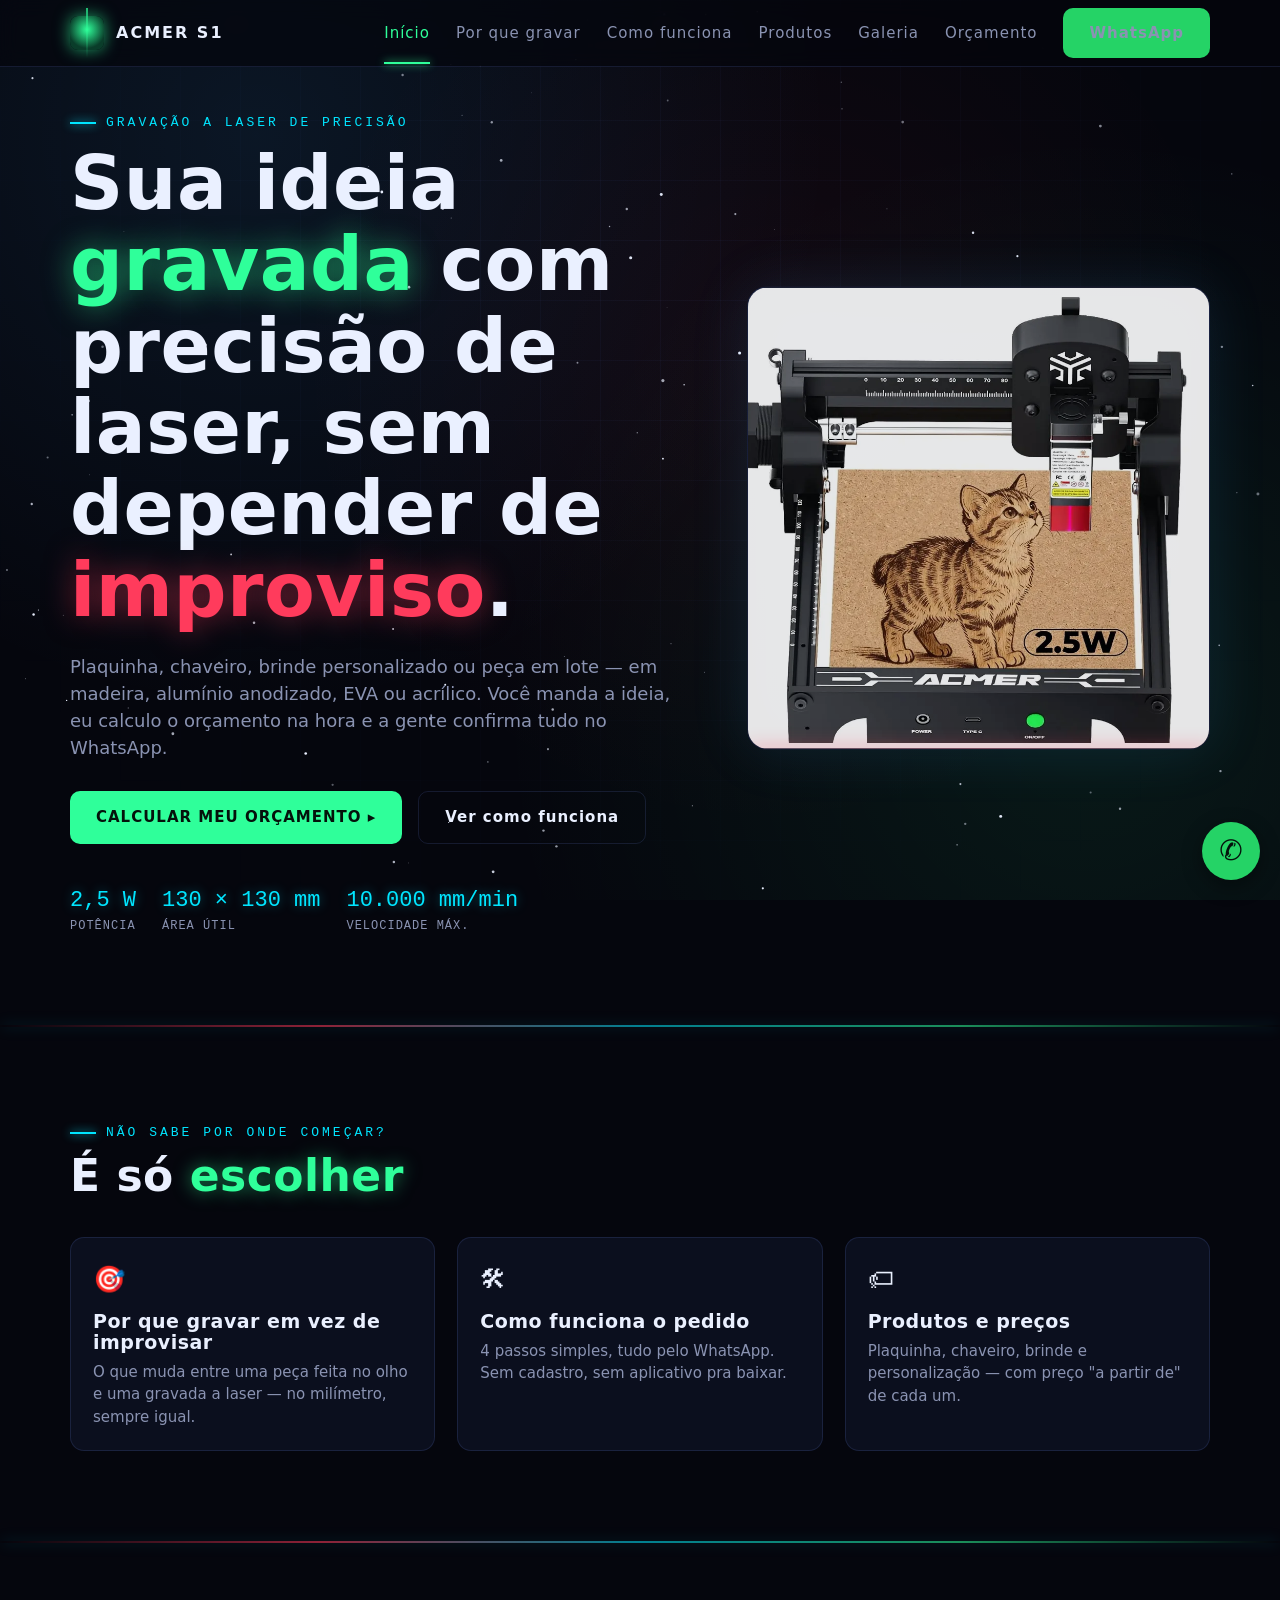
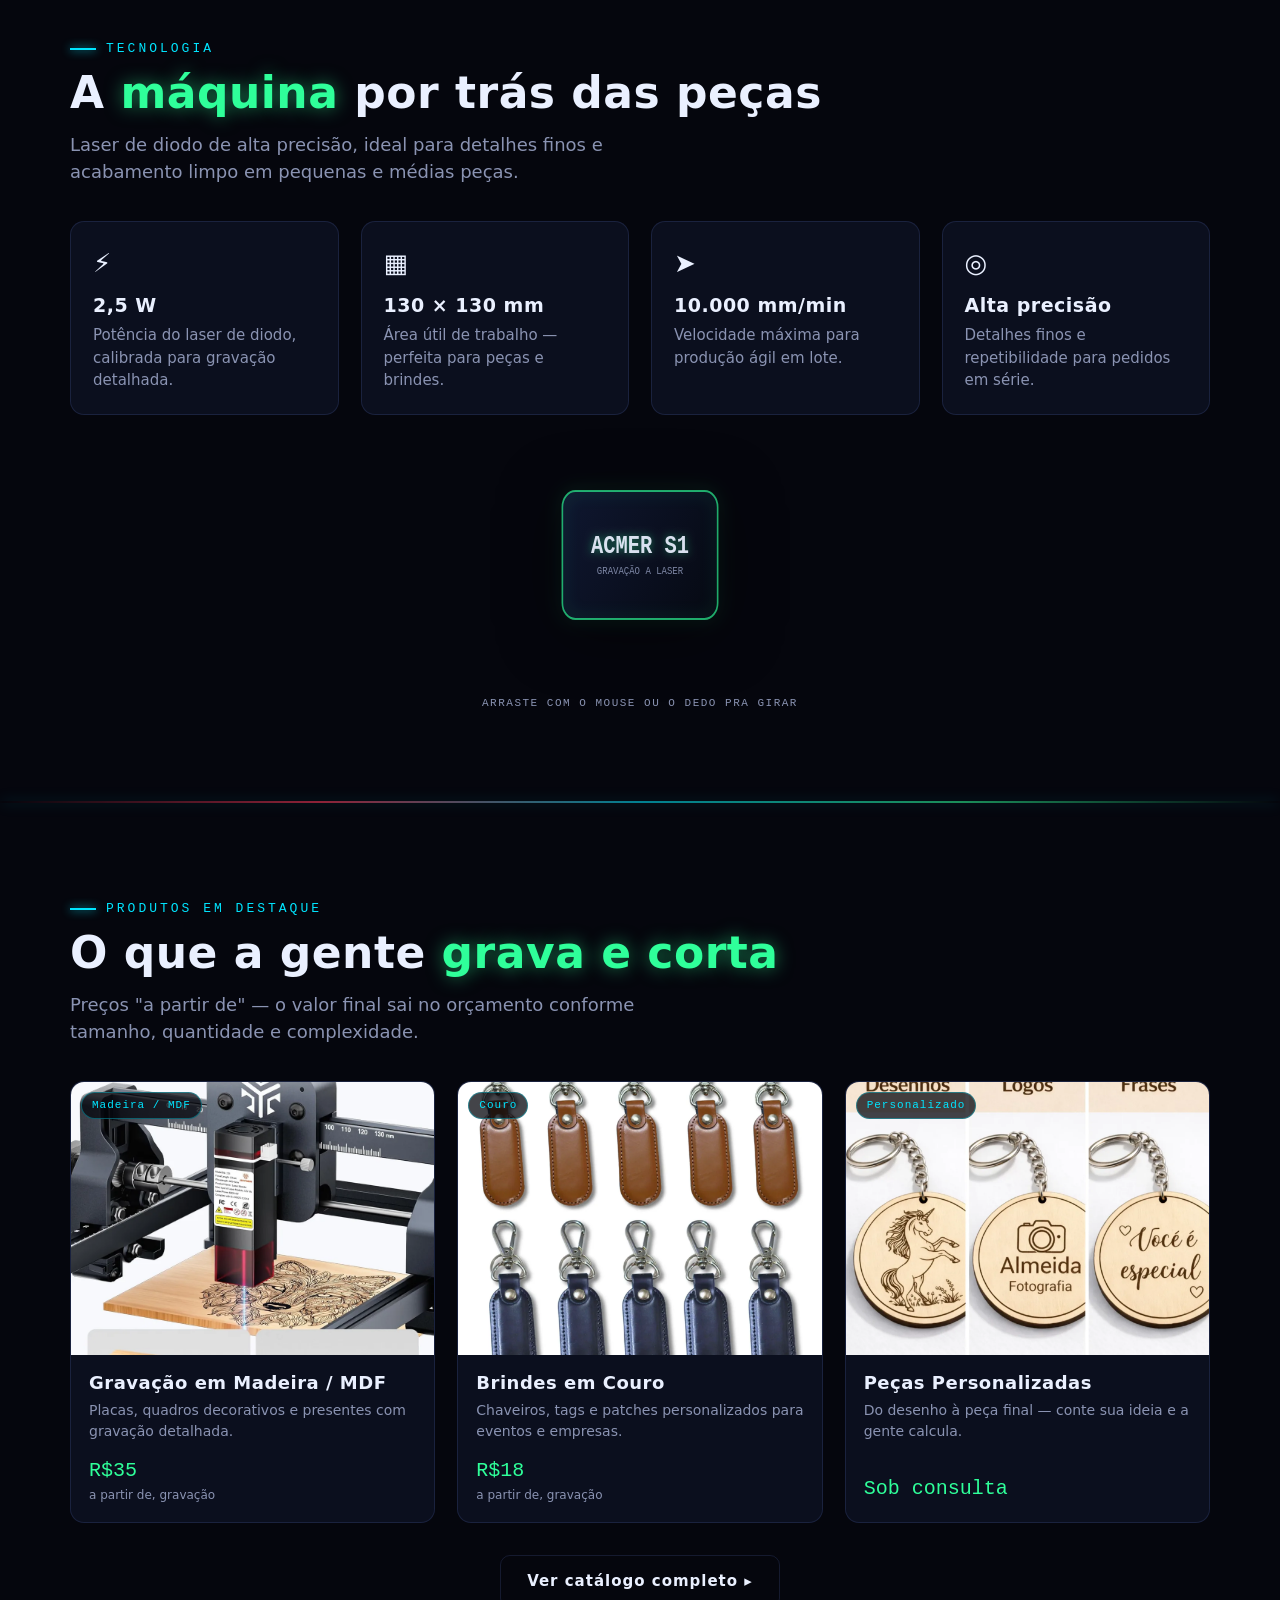
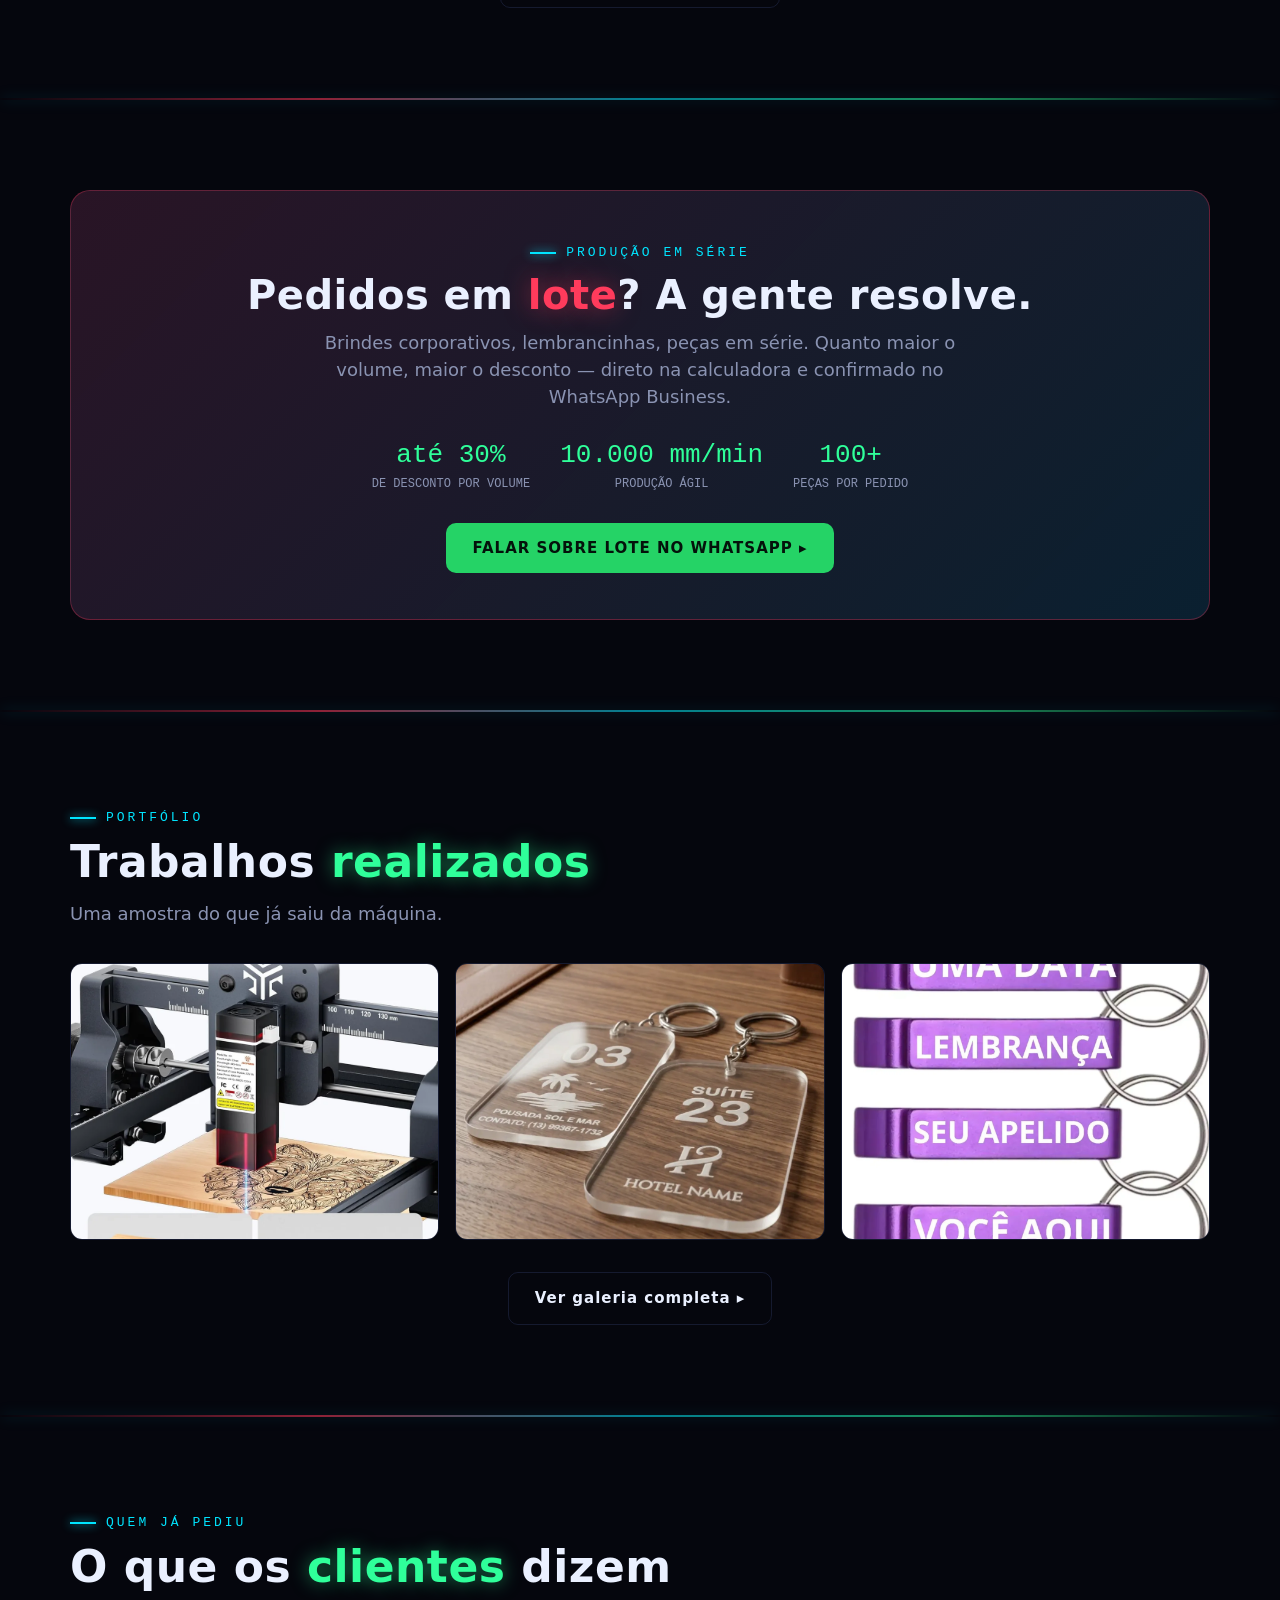
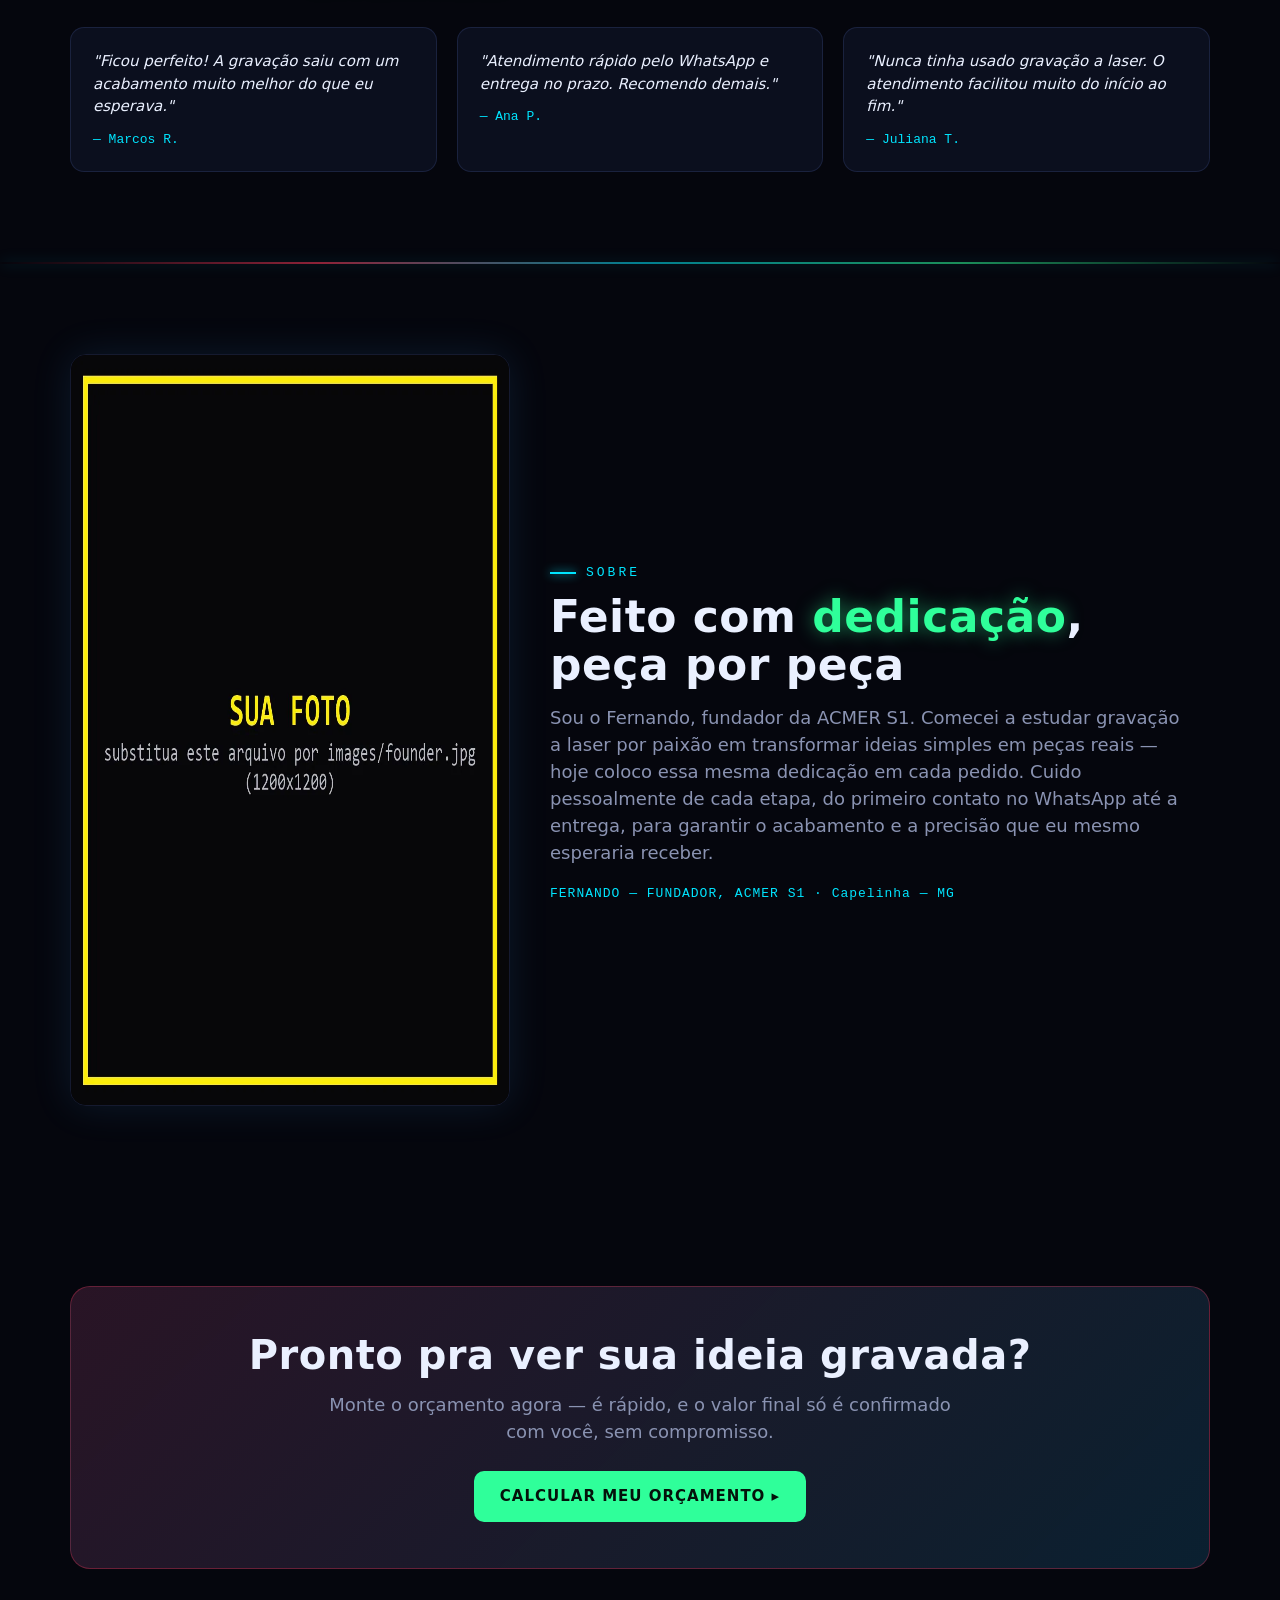
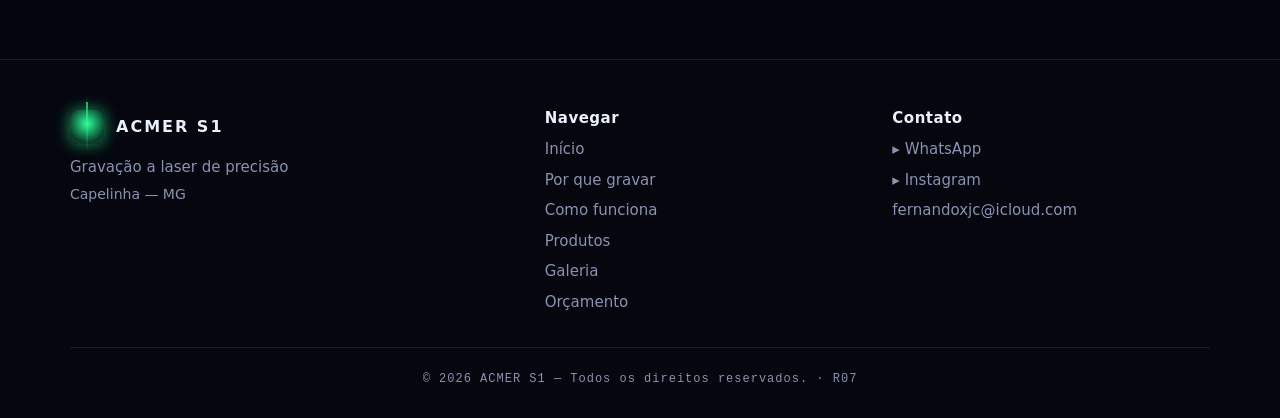
<file: index.html>
<!DOCTYPE html>
<html lang="pt-BR">
<head>
  <meta charset="UTF-8">
  <meta name="viewport" content="width=device-width, initial-scale=1.0">

  <!-- ============================================================
       SEGURANÇA — Content Security Policy (CSP) via meta tag.
       Permite só o necessário: scripts próprios, fontes do Google,
       upload de imagem no imgbb e imagens https (links do imgbb).
       ============================================================ -->
  <meta http-equiv="Content-Security-Policy" content="
    default-src 'self';
    script-src 'self';
    style-src 'self' 'unsafe-inline' https://fonts.googleapis.com;
    font-src 'self' https://fonts.gstatic.com;
    img-src 'self' data: https:;
    connect-src 'self' https://api.imgbb.com;
    form-action 'self' https://wa.me;
    base-uri 'self';
    object-src 'none';
  ">
  <meta name="referrer" content="no-referrer">

  <title>ACMER S1 — Gravação a Laser de Precisão em Capelinha, MG</title>
  <meta name="description" content="Gravação a laser de precisão em madeira, alumínio anodizado, EVA e acrílico. Plaquinha, chaveiro, brinde ou peça em lote — orçamento na hora pelo WhatsApp.">
  <link rel="canonical" href="https://fdrtech1.github.io/site-laser-acmer/">

  <!-- PWA -->
  <link rel="manifest" href="manifest.json">
  <meta name="theme-color" content="#05060d">
  <link rel="apple-touch-icon" href="images/icons/icon-192.png">
  <meta name="apple-mobile-web-app-capable" content="yes">
  <meta name="apple-mobile-web-app-status-bar-style" content="black-translucent">
  <meta name="apple-mobile-web-app-title" content="ACMER S1">

  <!-- Fontes sci-fi (com fallback do sistema se offline) -->
  <link rel="preconnect" href="https://fonts.googleapis.com">
  <link rel="preconnect" href="https://fonts.gstatic.com" crossorigin>
  <link href="https://fonts.googleapis.com/css2?family=Rajdhani:wght@400;600;700&family=Share+Tech+Mono&display=swap" rel="stylesheet">

  <link rel="stylesheet" href="css/styles.css">

  <!-- SEO local — dados estruturados honestos (só o que já é real hoje) -->
  <script type="application/ld+json">
  {
    "@context": "https://schema.org",
    "@type": "LocalBusiness",
    "name": "ACMER S1 — Gravação a Laser",
    "image": "https://fdrtech1.github.io/site-laser-acmer/images/machine.jpg",
    "url": "https://fdrtech1.github.io/site-laser-acmer/",
    "telephone": "+5511912130716",
    "priceRange": "R$18 - R$500",
    "areaServed": ["Capelinha - MG", "Vale do Jequitinhonha"],
    "address": { "@type": "PostalAddress", "addressLocality": "Capelinha", "addressRegion": "MG", "addressCountry": "BR" },
    "description": "Gravação a laser de precisão em madeira, alumínio anodizado, EVA e acrílico. Orçamento rápido pelo WhatsApp."
  }
  </script>
</head>
<body>

  <!-- fundo espacial animado (canvas) + grade de energia -->
  <canvas id="space-canvas" aria-hidden="true"></canvas>
  <div class="grid-overlay" aria-hidden="true"></div>

  <!-- ============================ NAV ============================ -->
  <header class="nav">
    <div class="container nav-inner">
      <a class="brand" href="index.html">
        <span class="logo-mark" aria-hidden="true"></span>
        <span data-brand>ACMER S1</span>
      </a>
      <nav class="nav-links" aria-label="Menu principal">
        <a href="index.html">Início</a>
        <a href="o-problema.html">Por que gravar</a>
        <a href="como-funciona.html">Como funciona</a>
        <a href="produtos.html">Produtos</a>
        <a href="galeria.html">Galeria</a>
        <a href="orcamento.html">Orçamento</a>
        <a class="btn btn-whats" data-wa-link data-wa-msg="Olá! Vim pelo site e quero um orçamento de gravação a laser.">WhatsApp</a>
      </nav>
      <button class="nav-toggle" aria-label="Abrir menu">☰</button>
    </div>
  </header>

  <!-- ============================ HERO ============================ -->
  <section class="hero" id="topo">
    <div class="container hero-grid">
      <div class="reveal">
        <span class="section-eyebrow">Gravação a laser de precisão</span>
        <h1>Sua ideia <span class="glow-green">gravada</span> com precisão de laser, sem depender de <span class="glow-red">improviso</span>.</h1>
        <p class="lead">Plaquinha, chaveiro, brinde personalizado ou peça em lote — em madeira, alumínio anodizado, EVA ou acrílico. Você manda a ideia, eu calculo o orçamento na hora e a gente confirma tudo no WhatsApp.</p>
        <div class="hero-cta">
          <a class="btn btn-primary" href="orcamento.html#orcamento">CALCULAR MEU ORÇAMENTO ▸</a>
          <a class="btn btn-ghost" href="como-funciona.html">Ver como funciona</a>
        </div>
        <div class="hero-specs">
          <div class="spec"><div class="v" data-maq-potencia>2,5 W</div><div class="l">POTÊNCIA</div></div>
          <div class="spec"><div class="v" data-maq-area>130 × 130 mm</div><div class="l">ÁREA ÚTIL</div></div>
          <div class="spec"><div class="v" data-maq-vel>10.000 mm/min</div><div class="l">VELOCIDADE MÁX.</div></div>
        </div>
      </div>
      <div class="hero-visual reveal-cut" data-parallax="0.08">
        <div class="cut-mask">
          <picture>
            <source type="image/webp" srcset="images/machine.webp">
            <img src="images/machine.jpg" alt="Máquina ACMER S1 gravando uma peça a laser" width="800" height="800">
          </picture>
          <div class="scanner" aria-hidden="true"></div>
        </div>
      </div>
    </div>
  </section>

  <div class="beam-divider"></div>

  <!-- ============================ ACESSO RÁPIDO ============================ -->
  <section id="comece-por-aqui">
    <div class="container">
      <span class="section-eyebrow reveal">Não sabe por onde começar?</span>
      <h2 class="section-title reveal">É só <span class="accent">escolher</span></h2>
      <div class="grid grid-3" style="margin-top:36px">
        <a class="card reveal" href="o-problema.html" style="display:block">
          <div class="card-ico">🎯</div><h3>Por que gravar em vez de improvisar</h3>
          <p>O que muda entre uma peça feita no olho e uma gravada a laser — no milímetro, sempre igual.</p>
        </a>
        <a class="card reveal" href="como-funciona.html" style="display:block">
          <div class="card-ico">🛠</div><h3>Como funciona o pedido</h3>
          <p>4 passos simples, tudo pelo WhatsApp. Sem cadastro, sem aplicativo pra baixar.</p>
        </a>
        <a class="card reveal" href="produtos.html" style="display:block">
          <div class="card-ico">🏷</div><h3>Produtos e preços</h3>
          <p>Plaquinha, chaveiro, brinde e personalização — com preço "a partir de" de cada um.</p>
        </a>
      </div>
    </div>
  </section>

  <div class="beam-divider"></div>

  <!-- ============================ MÁQUINA ============================ -->
  <section id="maquina">
    <div class="container">
      <span class="section-eyebrow reveal">Tecnologia</span>
      <h2 class="section-title reveal">A <span class="accent">máquina</span> por trás das peças</h2>
      <p class="lead reveal">Laser de diodo de alta precisão, ideal para detalhes finos e acabamento limpo em pequenas e médias peças.</p>
      <div class="grid grid-4" style="margin-top:36px">
        <div class="card reveal"><div class="card-ico">⚡</div><h3 data-maq-potencia>2,5 W</h3><p>Potência do laser de diodo, calibrada para gravação detalhada.</p></div>
        <div class="card reveal"><div class="card-ico">▦</div><h3 data-maq-area>130 × 130 mm</h3><p>Área útil de trabalho — perfeita para peças e brindes.</p></div>
        <div class="card reveal"><div class="card-ico">➤</div><h3 data-maq-vel>10.000 mm/min</h3><p>Velocidade máxima para produção ágil em lote.</p></div>
        <div class="card reveal"><div class="card-ico">◎</div><h3>Alta precisão</h3><p>Detalhes finos e repetibilidade para pedidos em série.</p></div>
      </div>
      <div class="plaque3d-wrap reveal">
        <canvas id="plaque3d-canvas" width="260" height="260" role="img" aria-label="Ilustração 3D de uma plaquinha gravada, giratória"></canvas>
        <span class="plaque3d-hint">Arraste com o mouse ou o dedo pra girar</span>
      </div>
    </div>
  </section>

  <div class="beam-divider"></div>

  <!-- ============================ PRODUTOS EM DESTAQUE ============================ -->
  <section id="destaques">
    <div class="container">
      <span class="section-eyebrow reveal">Produtos em destaque</span>
      <h2 class="section-title reveal">O que a gente <span class="accent">grava e corta</span></h2>
      <p class="lead reveal">Preços "a partir de" — o valor final sai no orçamento conforme tamanho, quantidade e complexidade.</p>
      <div class="grid grid-3" style="margin-top:36px">
        <div class="produto reveal">
          <div class="thumb"><picture><source type="image/webp" srcset="images/work1.webp"><img src="images/work1.jpg" alt="Placa decorativa gravada em madeira/MDF" loading="lazy"></picture><span class="tag-mat">Madeira / MDF</span></div>
          <div class="body"><h3>Gravação em Madeira / MDF</h3><p class="desc">Placas, quadros decorativos e presentes com gravação detalhada.</p><div class="preco">R$35 <small>a partir de, gravação</small></div></div>
        </div>
        <div class="produto reveal">
          <div class="thumb"><picture><source type="image/webp" srcset="images/work3.webp"><img src="images/work3.jpg" alt="Chaveiro personalizado em couro" loading="lazy"></picture><span class="tag-mat">Couro</span></div>
          <div class="body"><h3>Brindes em Couro</h3><p class="desc">Chaveiros, tags e patches personalizados para eventos e empresas.</p><div class="preco">R$18 <small>a partir de, gravação</small></div></div>
        </div>
        <div class="produto reveal">
          <div class="thumb"><picture><source type="image/webp" srcset="images/work6.webp"><img src="images/work6.jpg" alt="Peça personalizada gravada a laser" loading="lazy"></picture><span class="tag-mat">Personalizado</span></div>
          <div class="body"><h3>Peças Personalizadas</h3><p class="desc">Do desenho à peça final — conte sua ideia e a gente calcula.</p><div class="preco">Sob consulta</div></div>
        </div>
      </div>
      <div style="text-align:center;margin-top:32px">
        <a class="btn btn-ghost" href="produtos.html">Ver catálogo completo ▸</a>
      </div>
    </div>
  </section>

  <div class="beam-divider"></div>

  <!-- ============================ PEDIDOS EM LOTE ============================ -->
  <section id="lote">
    <div class="container">
      <div class="lote-hero reveal">
        <span class="section-eyebrow" style="justify-content:center">Produção em série</span>
        <h2>Pedidos em <span class="glow-red">lote</span>? A gente resolve.</h2>
        <p class="lead" style="margin:0 auto">Brindes corporativos, lembrancinhas, peças em série. Quanto maior o volume, maior o desconto — direto na calculadora e confirmado no WhatsApp Business.</p>
        <div class="lote-feats">
          <div class="lf"><div class="v">até 30%</div><div class="l">DE DESCONTO POR VOLUME</div></div>
          <div class="lf"><div class="v">10.000 mm/min</div><div class="l">PRODUÇÃO ÁGIL</div></div>
          <div class="lf"><div class="v">100+</div><div class="l">PEÇAS POR PEDIDO</div></div>
        </div>
        <a class="btn btn-whats" data-wa-link data-wa-msg="Olá! Quero um orçamento para PEDIDO EM LOTE (gravação em massa). Segue o que preciso:">FALAR SOBRE LOTE NO WHATSAPP ▸</a>
      </div>
    </div>
  </section>

  <div class="beam-divider"></div>

  <!-- ============================ GALERIA (prévia) ============================ -->
  <section id="galeria">
    <div class="container">
      <span class="section-eyebrow reveal">Portfólio</span>
      <h2 class="section-title reveal">Trabalhos <span class="accent">realizados</span></h2>
      <p class="lead reveal">Uma amostra do que já saiu da máquina.</p>
      <div class="galeria" style="margin-top:36px">
        <div class="g-item reveal"><picture><source type="image/webp" srcset="images/work1.webp"><img src="images/work1.jpg" alt="Placa decorativa gravada" loading="lazy"></picture><div class="g-cap"><div>Placa decorativa gravada</div><div class="mat">Madeira / MDF</div></div></div>
        <div class="g-item reveal"><picture><source type="image/webp" srcset="images/work2.webp"><img src="images/work2.jpg" alt="Tag acrílica gravada a laser" loading="lazy"></picture><div class="g-cap"><div>Tag acrílica gravada a laser</div><div class="mat">Acrílico</div></div></div>
        <div class="g-item reveal"><picture><source type="image/webp" srcset="images/work4.webp"><img src="images/work4.jpg" alt="Chaveiro-abridor em alumínio anodizado" loading="lazy"></picture><div class="g-cap"><div>Chaveiro-abridor em alumínio anodizado</div><div class="mat">Metal anodizado</div></div></div>
      </div>
      <div style="text-align:center;margin-top:32px">
        <a class="btn btn-ghost" href="galeria.html">Ver galeria completa ▸</a>
      </div>
    </div>
  </section>

  <div class="beam-divider"></div>

  <!-- ============================ DEPOIMENTOS ============================ -->
  <section id="depoimentos">
    <div class="container">
      <span class="section-eyebrow reveal">Quem já pediu</span>
      <h2 class="section-title reveal">O que os <span class="accent">clientes</span> dizem</h2>
      <div class="depo" style="margin-top:36px">
        <div class="card reveal"><p>"Ficou perfeito! A gravação saiu com um acabamento muito melhor do que eu esperava."</p><div class="who">— Marcos R.</div></div>
        <div class="card reveal"><p>"Atendimento rápido pelo WhatsApp e entrega no prazo. Recomendo demais."</p><div class="who">— Ana P.</div></div>
        <div class="card reveal"><p>"Nunca tinha usado gravação a laser. O atendimento facilitou muito do início ao fim."</p><div class="who">— Juliana T.</div></div>
      </div>
    </div>
  </section>

  <div class="beam-divider"></div>

  <!-- ============================ SOBRE ============================ -->
  <section id="sobre">
    <div class="container sobre-grid">
      <div class="sobre-photo reveal-cut">
        <div class="cut-mask">
          <picture>
            <source type="image/webp" srcset="images/founder.webp">
            <img src="images/founder.jpg" alt="Fernando — fundador da ACMER S1" width="600" height="750">
          </picture>
        </div>
      </div>
      <div class="reveal">
        <span class="section-eyebrow">Sobre</span>
        <h2 class="section-title">Feito com <span class="accent">dedicação</span>, peça por peça</h2>
        <p class="lead">Sou o Fernando, fundador da <span data-brand>ACMER S1</span>. Comecei a estudar gravação a laser por paixão em transformar ideias simples em peças reais — hoje coloco essa mesma dedicação em cada pedido. Cuido pessoalmente de cada etapa, do primeiro contato no WhatsApp até a entrega, para garantir o acabamento e a precisão que eu mesmo esperaria receber.</p>
        <div style="margin-top:18px;font-family:var(--font-mono);font-size:13px;color:var(--laser-cyan);letter-spacing:1px">FERNANDO — FUNDADOR, <span data-brand>ACMER S1</span> · <span data-cidade>Capelinha — MG</span></div>
      </div>
    </div>
  </section>

  <!-- ============================ CTA FINAL ============================ -->
  <section id="cta-final">
    <div class="container">
      <div class="lote-hero reveal" style="text-align:center">
        <h2>Pronto pra ver sua ideia <span class="glow-green">gravada</span>?</h2>
        <p class="lead" style="margin:14px auto 26px">Monte o orçamento agora — é rápido, e o valor final só é confirmado com você, sem compromisso.</p>
        <a class="btn btn-primary" href="orcamento.html#orcamento">CALCULAR MEU ORÇAMENTO ▸</a>
      </div>
    </div>
  </section>

  <!-- ============================ FOOTER ============================ -->
  <footer>
    <div class="container">
      <div class="foot-grid">
        <div>
          <div class="brand" style="margin-bottom:12px"><span class="logo-mark" aria-hidden="true"></span><span data-brand>ACMER S1</span></div>
          <p style="color:var(--ink-dim);font-size:15px" data-slogan>Gravação a laser de precisão</p>
          <p style="color:var(--ink-dim);font-size:14px;margin-top:6px" data-cidade>Capelinha — MG</p>
        </div>
        <div>
          <h3 style="font-size:15px;margin-bottom:8px">Navegar</h3>
          <a href="index.html">Início</a><a href="o-problema.html">Por que gravar</a><a href="como-funciona.html">Como funciona</a><a href="produtos.html">Produtos</a><a href="galeria.html">Galeria</a><a href="orcamento.html">Orçamento</a>
        </div>
        <div>
          <h3 style="font-size:15px;margin-bottom:8px">Contato</h3>
          <a data-wa-link data-wa-msg="Olá! Vim pelo site.">▸ WhatsApp</a>
          <a data-insta>▸ Instagram</a>
          <a data-email></a>
        </div>
      </div>
      <div class="foot-bottom">© <span data-ano>2026</span> <span data-brand>ACMER S1</span> — Todos os direitos reservados. · R07</div>
    </div>
  </footer>

  <!-- botão flutuante WhatsApp -->
  <a class="fab-whats" data-wa-link data-wa-msg="Olá! Vim pelo site e quero um orçamento." aria-label="Falar no WhatsApp">✆</a>

  <!-- toast instalar PWA -->
  <div class="pwa-toast" id="pwa-toast">
    <span>📲 Instale o app da <b data-brand>ACMER S1</b> no seu celular.</span>
    <button id="pwa-install">Instalar</button>
    <button class="x" id="pwa-close" aria-label="Fechar">✕</button>
  </div>

  <!-- ============================ SCRIPTS ============================ -->
  <script src="js/config.js"></script>
  <script src="js/effects.js"></script>
  <script src="js/nav.js"></script>
  <script src="js/tilt3d.js"></script>
  <script src="js/plaque3d.js"></script>
  <script src="js/main.js"></script>
</body>
</html>
</file>
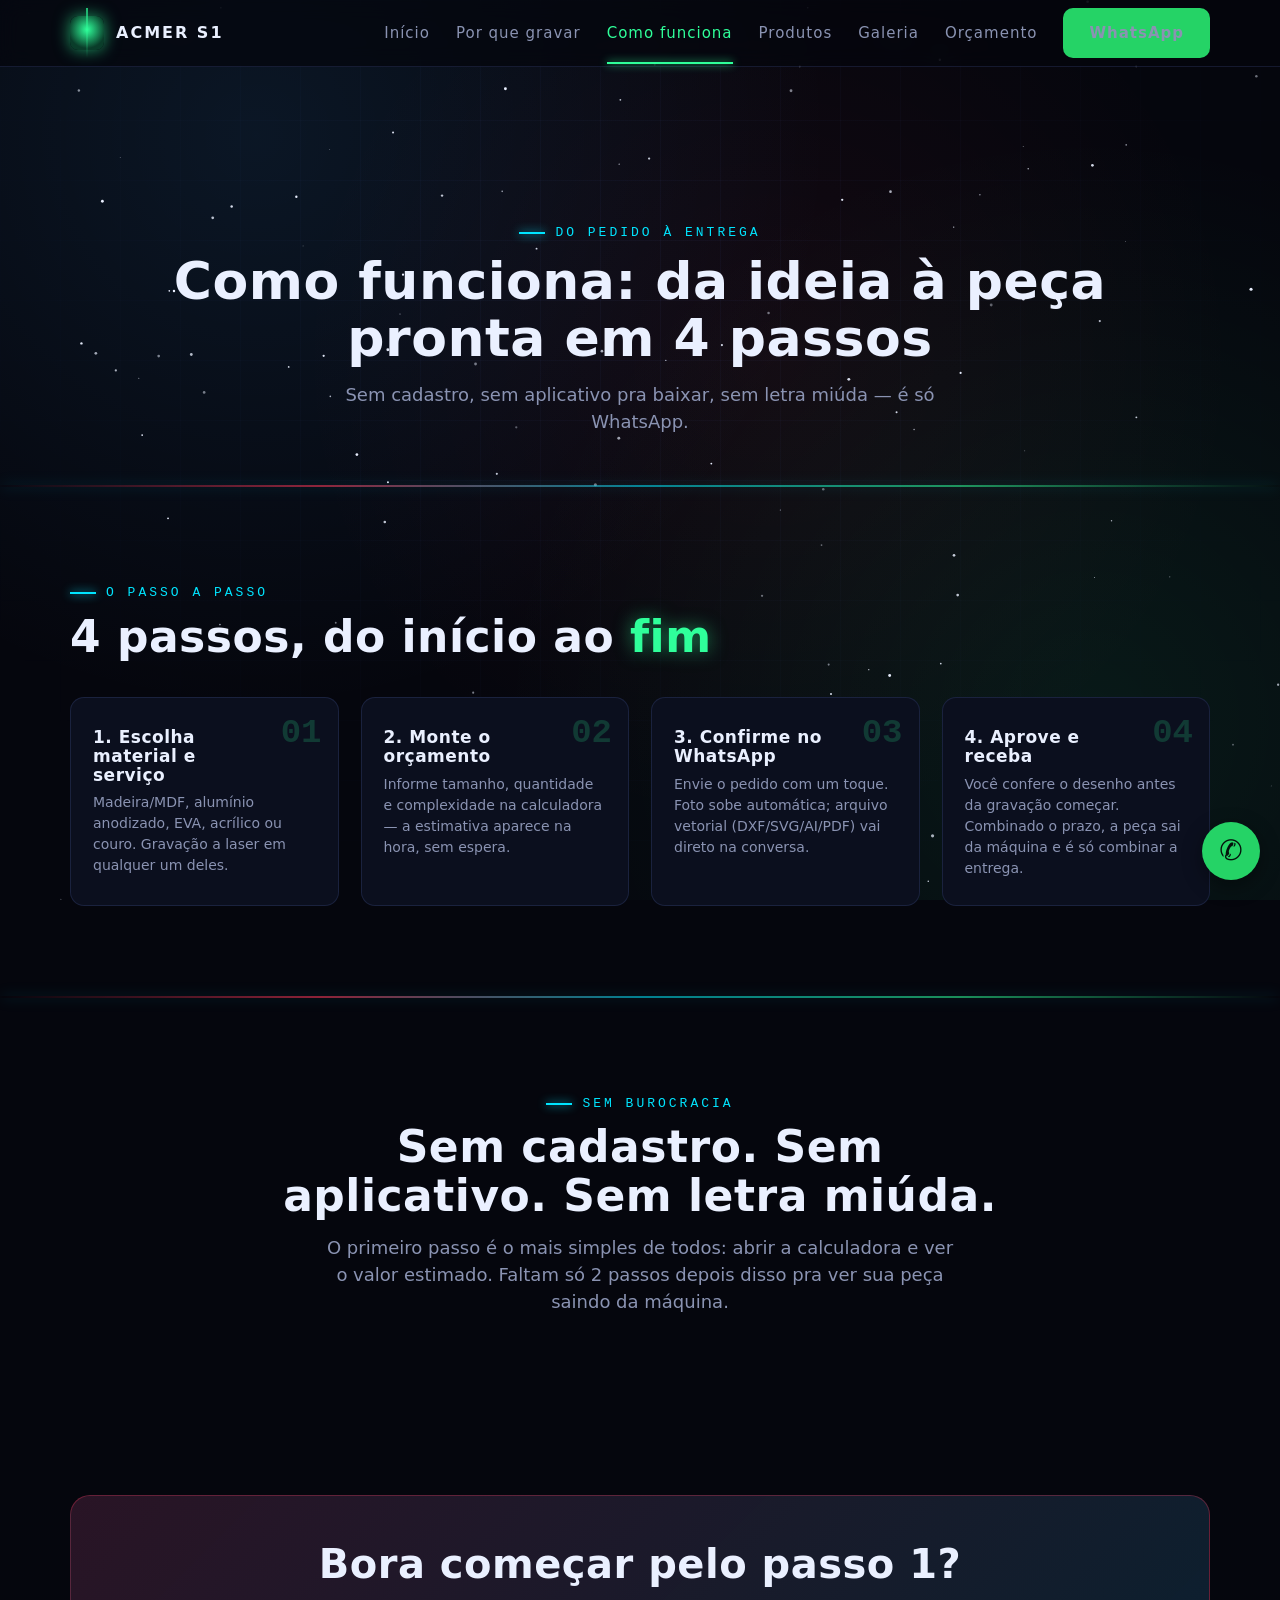
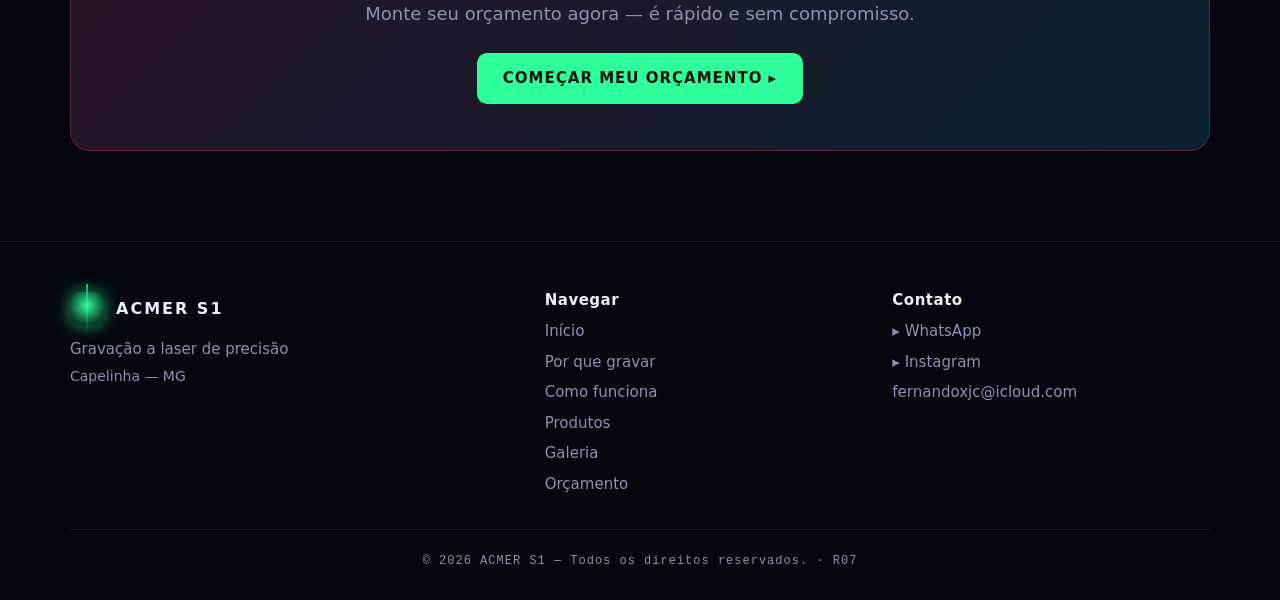
<file: como-funciona.html>
<!DOCTYPE html>
<html lang="pt-BR">
<head>
  <meta charset="UTF-8">
  <meta name="viewport" content="width=device-width, initial-scale=1.0">

  <meta http-equiv="Content-Security-Policy" content="
    default-src 'self';
    script-src 'self';
    style-src 'self' 'unsafe-inline' https://fonts.googleapis.com;
    font-src 'self' https://fonts.gstatic.com;
    img-src 'self' data: https:;
    connect-src 'self' https://api.imgbb.com;
    form-action 'self' https://wa.me;
    base-uri 'self';
    object-src 'none';
  ">
  <meta name="referrer" content="no-referrer">

  <title>Como funciona o pedido — ACMER S1</title>
  <meta name="description" content="Do material escolhido à peça pronta em 4 passos, tudo pelo WhatsApp: sem cadastro, sem aplicativo pra baixar. Veja como pedir sua gravação a laser.">
  <link rel="canonical" href="https://fdrtech1.github.io/site-laser-acmer/como-funciona.html">

  <link rel="manifest" href="manifest.json">
  <meta name="theme-color" content="#05060d">
  <link rel="apple-touch-icon" href="images/icons/icon-192.png">
  <meta name="apple-mobile-web-app-capable" content="yes">
  <meta name="apple-mobile-web-app-status-bar-style" content="black-translucent">
  <meta name="apple-mobile-web-app-title" content="ACMER S1">

  <link rel="preconnect" href="https://fonts.googleapis.com">
  <link rel="preconnect" href="https://fonts.gstatic.com" crossorigin>
  <link href="https://fonts.googleapis.com/css2?family=Rajdhani:wght@400;600;700&family=Share+Tech+Mono&display=swap" rel="stylesheet">

  <link rel="stylesheet" href="css/styles.css">
</head>
<body>

  <canvas id="space-canvas" aria-hidden="true"></canvas>
  <div class="grid-overlay" aria-hidden="true"></div>

  <header class="nav">
    <div class="container nav-inner">
      <a class="brand" href="index.html">
        <span class="logo-mark" aria-hidden="true"></span>
        <span data-brand>ACMER S1</span>
      </a>
      <nav class="nav-links" aria-label="Menu principal">
        <a href="index.html">Início</a>
        <a href="o-problema.html">Por que gravar</a>
        <a href="como-funciona.html">Como funciona</a>
        <a href="produtos.html">Produtos</a>
        <a href="galeria.html">Galeria</a>
        <a href="orcamento.html">Orçamento</a>
        <a class="btn btn-whats" data-wa-link data-wa-msg="Olá! Vim pelo site e quero um orçamento de gravação a laser.">WhatsApp</a>
      </nav>
      <button class="nav-toggle" aria-label="Abrir menu">☰</button>
    </div>
  </header>

  <!-- ============================ CABEÇALHO DA PÁGINA ============================ -->
  <section class="page-head">
    <div class="container">
      <span class="section-eyebrow reveal">Do pedido à entrega</span>
      <h1 class="reveal">Como funciona: da ideia à peça pronta em 4 passos</h1>
      <p class="lead reveal">Sem cadastro, sem aplicativo pra baixar, sem letra miúda — é só WhatsApp.</p>
    </div>
  </section>

  <div class="beam-divider"></div>

  <!-- ============================ PASSOS ============================ -->
  <section id="passos">
    <div class="container">
      <span class="section-eyebrow reveal">O passo a passo</span>
      <h2 class="section-title reveal">4 passos, do início ao <span class="accent">fim</span></h2>
      <div class="steps" style="margin-top:36px">
        <div class="step reveal">
          <h3>1. Escolha material e serviço</h3>
          <p>Madeira/MDF, alumínio anodizado, EVA, acrílico ou couro. Gravação a laser em qualquer um deles.</p>
        </div>
        <div class="step reveal">
          <h3>2. Monte o orçamento</h3>
          <p>Informe tamanho, quantidade e complexidade na calculadora — a estimativa aparece na hora, sem espera.</p>
        </div>
        <div class="step reveal">
          <h3>3. Confirme no WhatsApp</h3>
          <p>Envie o pedido com um toque. Foto sobe automática; arquivo vetorial (DXF/SVG/AI/PDF) vai direto na conversa.</p>
        </div>
        <div class="step reveal">
          <h3>4. Aprove e receba</h3>
          <p>Você confere o desenho antes da gravação começar. Combinado o prazo, a peça sai da máquina e é só combinar a entrega.</p>
        </div>
      </div>
    </div>
  </section>

  <div class="beam-divider"></div>

  <!-- ============================ SEM ATRITO ============================ -->
  <section id="sem-atrito">
    <div class="container" style="max-width:800px;text-align:center">
      <span class="section-eyebrow reveal" style="justify-content:center">Sem burocracia</span>
      <h2 class="section-title reveal">Sem cadastro. Sem aplicativo. Sem letra miúda.</h2>
      <p class="lead reveal" style="margin:0 auto">O primeiro passo é o mais simples de todos: abrir a calculadora e ver o valor estimado. Faltam só 2 passos depois disso pra ver sua peça saindo da máquina.</p>
    </div>
  </section>

  <!-- ============================ CTA FINAL ============================ -->
  <section id="cta-final">
    <div class="container">
      <div class="lote-hero reveal" style="text-align:center">
        <h2>Bora começar pelo <span class="glow-green">passo 1</span>?</h2>
        <p class="lead" style="margin:14px auto 26px">Monte seu orçamento agora — é rápido e sem compromisso.</p>
        <a class="btn btn-primary" href="orcamento.html#orcamento">COMEÇAR MEU ORÇAMENTO ▸</a>
      </div>
    </div>
  </section>

  <footer>
    <div class="container">
      <div class="foot-grid">
        <div>
          <div class="brand" style="margin-bottom:12px"><span class="logo-mark" aria-hidden="true"></span><span data-brand>ACMER S1</span></div>
          <p style="color:var(--ink-dim);font-size:15px" data-slogan>Gravação a laser de precisão</p>
          <p style="color:var(--ink-dim);font-size:14px;margin-top:6px" data-cidade>Capelinha — MG</p>
        </div>
        <div>
          <h3 style="font-size:15px;margin-bottom:8px">Navegar</h3>
          <a href="index.html">Início</a><a href="o-problema.html">Por que gravar</a><a href="como-funciona.html">Como funciona</a><a href="produtos.html">Produtos</a><a href="galeria.html">Galeria</a><a href="orcamento.html">Orçamento</a>
        </div>
        <div>
          <h3 style="font-size:15px;margin-bottom:8px">Contato</h3>
          <a data-wa-link data-wa-msg="Olá! Vim pelo site.">▸ WhatsApp</a>
          <a data-insta>▸ Instagram</a>
          <a data-email></a>
        </div>
      </div>
      <div class="foot-bottom">© <span data-ano>2026</span> <span data-brand>ACMER S1</span> — Todos os direitos reservados. · R07</div>
    </div>
  </footer>

  <a class="fab-whats" data-wa-link data-wa-msg="Olá! Vim pelo site e quero um orçamento." aria-label="Falar no WhatsApp">✆</a>

  <div class="pwa-toast" id="pwa-toast">
    <span>📲 Instale o app da <b data-brand>ACMER S1</b> no seu celular.</span>
    <button id="pwa-install">Instalar</button>
    <button class="x" id="pwa-close" aria-label="Fechar">✕</button>
  </div>

  <script src="js/config.js"></script>
  <script src="js/effects.js"></script>
  <script src="js/nav.js"></script>
  <script src="js/tilt3d.js"></script>
  <script src="js/main.js"></script>
</body>
</html>
</file>
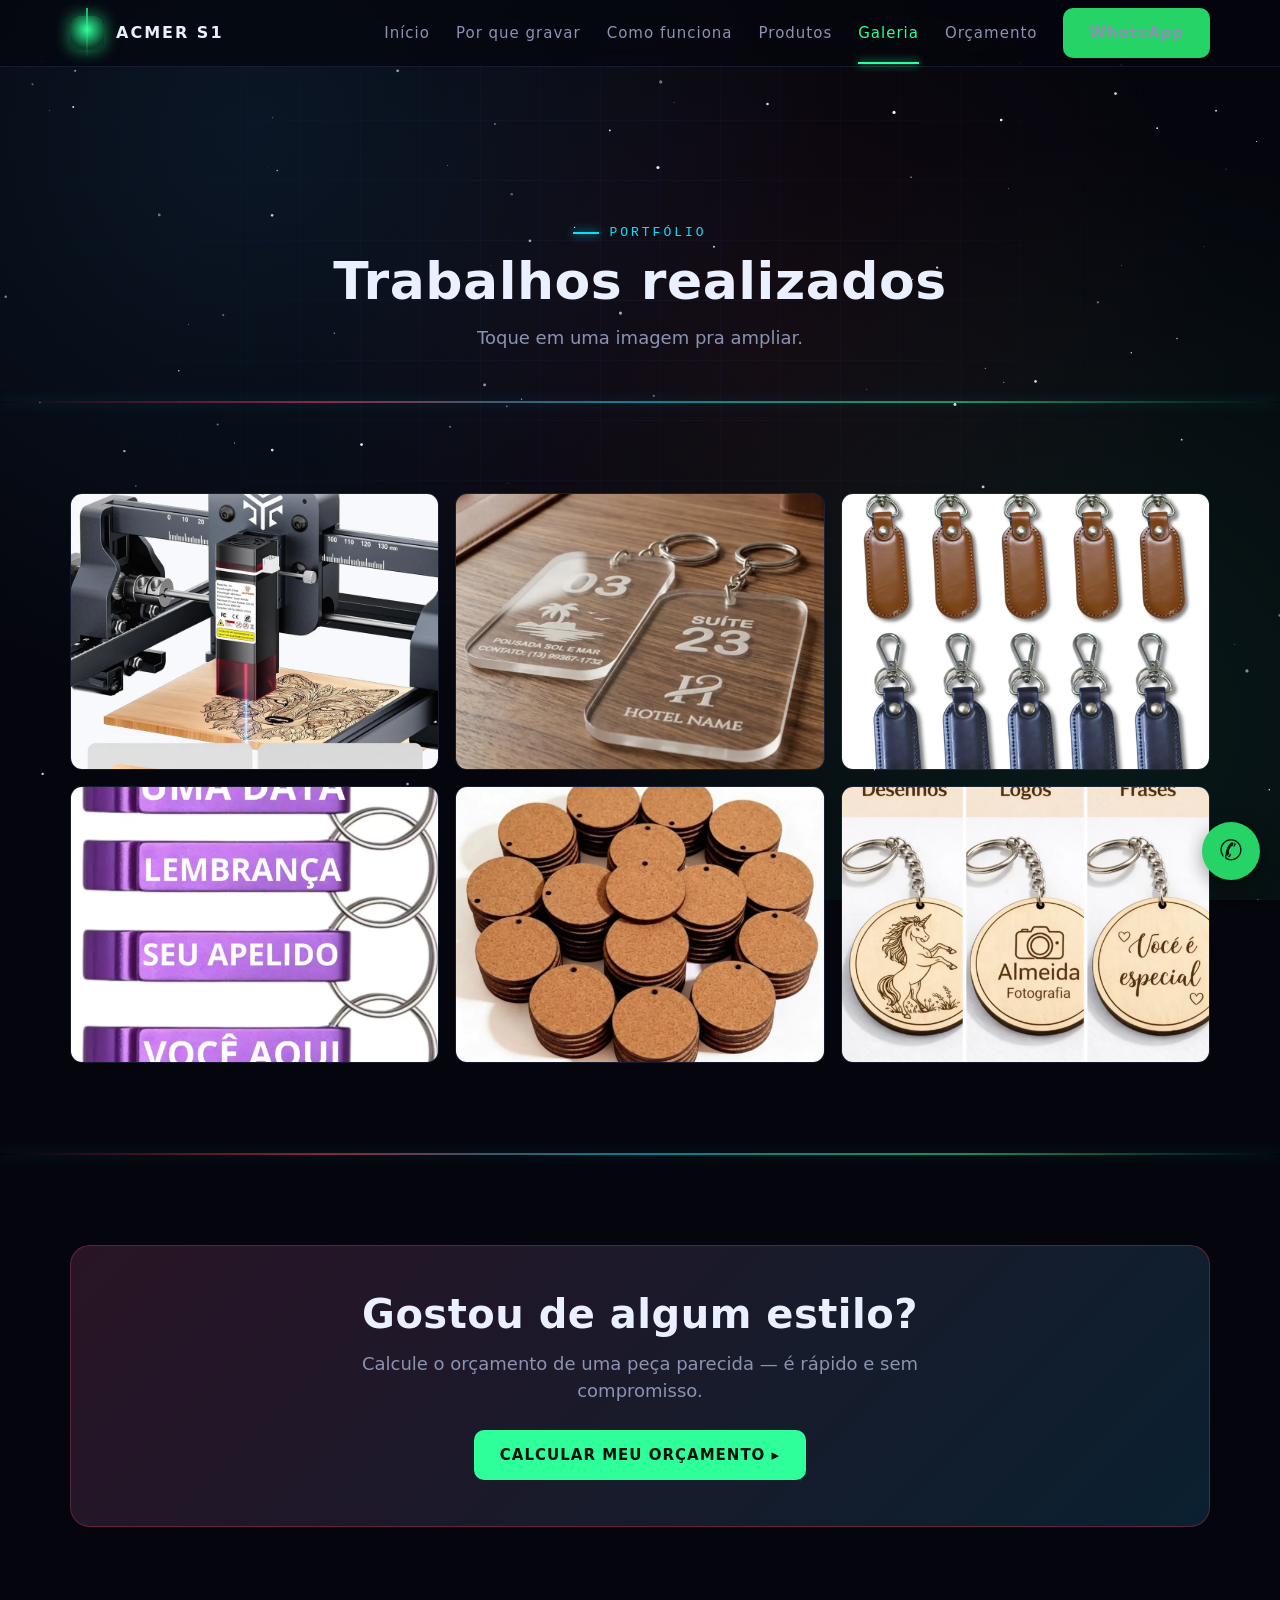
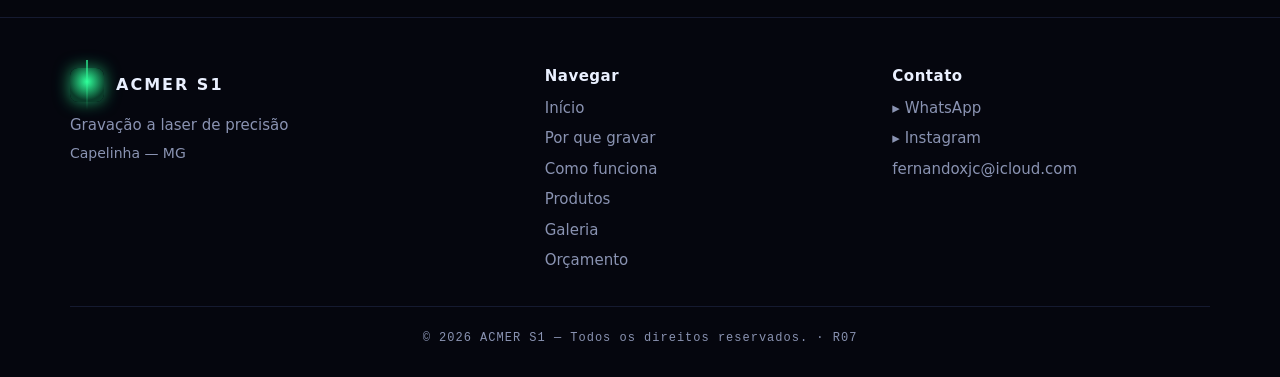
<file: galeria.html>
<!DOCTYPE html>
<html lang="pt-BR">
<head>
  <meta charset="UTF-8">
  <meta name="viewport" content="width=device-width, initial-scale=1.0">

  <meta http-equiv="Content-Security-Policy" content="
    default-src 'self';
    script-src 'self';
    style-src 'self' 'unsafe-inline' https://fonts.googleapis.com;
    font-src 'self' https://fonts.gstatic.com;
    img-src 'self' data: https:;
    connect-src 'self' https://api.imgbb.com;
    form-action 'self' https://wa.me;
    base-uri 'self';
    object-src 'none';
  ">
  <meta name="referrer" content="no-referrer">

  <title>Galeria de trabalhos realizados — ACMER S1</title>
  <meta name="description" content="Fotos reais de peças gravadas e cortadas a laser: placas, tags, displays, chaveiros e molde em madeira, alumínio anodizado, EVA e acrílico.">
  <link rel="canonical" href="https://fdrtech1.github.io/site-laser-acmer/galeria.html">

  <link rel="manifest" href="manifest.json">
  <meta name="theme-color" content="#05060d">
  <link rel="apple-touch-icon" href="images/icons/icon-192.png">
  <meta name="apple-mobile-web-app-capable" content="yes">
  <meta name="apple-mobile-web-app-status-bar-style" content="black-translucent">
  <meta name="apple-mobile-web-app-title" content="ACMER S1">

  <link rel="preconnect" href="https://fonts.googleapis.com">
  <link rel="preconnect" href="https://fonts.gstatic.com" crossorigin>
  <link href="https://fonts.googleapis.com/css2?family=Rajdhani:wght@400;600;700&family=Share+Tech+Mono&display=swap" rel="stylesheet">

  <link rel="stylesheet" href="css/styles.css">
</head>
<body>

  <canvas id="space-canvas" aria-hidden="true"></canvas>
  <div class="grid-overlay" aria-hidden="true"></div>

  <header class="nav">
    <div class="container nav-inner">
      <a class="brand" href="index.html">
        <span class="logo-mark" aria-hidden="true"></span>
        <span data-brand>ACMER S1</span>
      </a>
      <nav class="nav-links" aria-label="Menu principal">
        <a href="index.html">Início</a>
        <a href="o-problema.html">Por que gravar</a>
        <a href="como-funciona.html">Como funciona</a>
        <a href="produtos.html">Produtos</a>
        <a href="galeria.html">Galeria</a>
        <a href="orcamento.html">Orçamento</a>
        <a class="btn btn-whats" data-wa-link data-wa-msg="Olá! Vim pelo site e quero um orçamento de gravação a laser.">WhatsApp</a>
      </nav>
      <button class="nav-toggle" aria-label="Abrir menu">☰</button>
    </div>
  </header>

  <!-- ============================ CABEÇALHO DA PÁGINA ============================ -->
  <section class="page-head">
    <div class="container">
      <span class="section-eyebrow reveal">Portfólio</span>
      <h1 class="reveal">Trabalhos realizados</h1>
      <p class="lead reveal">Toque em uma imagem pra ampliar.</p>
    </div>
  </section>

  <div class="beam-divider"></div>

  <!-- ============================ GALERIA ============================ -->
  <section id="galeria">
    <div class="container">
      <div class="galeria" id="galeria-grid">
        <!-- preenchido por js/gallery.js a partir de data/galeria.json -->
      </div>
    </div>
  </section>

  <!-- lightbox da galeria -->
  <div class="lightbox" id="lightbox" role="dialog" aria-modal="true" aria-label="Imagem ampliada">
    <button class="lb-close" aria-label="Fechar">✕</button>
    <button class="lb-nav prev" aria-label="Anterior">‹</button>
    <img id="lb-img" alt="">
    <button class="lb-nav next" aria-label="Próxima">›</button>
    <div class="lb-cap" id="lb-cap"></div>
  </div>

  <div class="beam-divider"></div>

  <!-- ============================ CTA FINAL ============================ -->
  <section id="cta-final">
    <div class="container">
      <div class="lote-hero reveal" style="text-align:center">
        <h2>Gostou de algum <span class="glow-green">estilo</span>?</h2>
        <p class="lead" style="margin:14px auto 26px">Calcule o orçamento de uma peça parecida — é rápido e sem compromisso.</p>
        <a class="btn btn-primary" href="orcamento.html#orcamento">CALCULAR MEU ORÇAMENTO ▸</a>
      </div>
    </div>
  </section>

  <footer>
    <div class="container">
      <div class="foot-grid">
        <div>
          <div class="brand" style="margin-bottom:12px"><span class="logo-mark" aria-hidden="true"></span><span data-brand>ACMER S1</span></div>
          <p style="color:var(--ink-dim);font-size:15px" data-slogan>Gravação a laser de precisão</p>
          <p style="color:var(--ink-dim);font-size:14px;margin-top:6px" data-cidade>Capelinha — MG</p>
        </div>
        <div>
          <h3 style="font-size:15px;margin-bottom:8px">Navegar</h3>
          <a href="index.html">Início</a><a href="o-problema.html">Por que gravar</a><a href="como-funciona.html">Como funciona</a><a href="produtos.html">Produtos</a><a href="galeria.html">Galeria</a><a href="orcamento.html">Orçamento</a>
        </div>
        <div>
          <h3 style="font-size:15px;margin-bottom:8px">Contato</h3>
          <a data-wa-link data-wa-msg="Olá! Vim pelo site.">▸ WhatsApp</a>
          <a data-insta>▸ Instagram</a>
          <a data-email></a>
        </div>
      </div>
      <div class="foot-bottom">© <span data-ano>2026</span> <span data-brand>ACMER S1</span> — Todos os direitos reservados. · R07</div>
    </div>
  </footer>

  <a class="fab-whats" data-wa-link data-wa-msg="Olá! Vim pelo site e quero um orçamento." aria-label="Falar no WhatsApp">✆</a>

  <div class="pwa-toast" id="pwa-toast">
    <span>📲 Instale o app da <b data-brand>ACMER S1</b> no seu celular.</span>
    <button id="pwa-install">Instalar</button>
    <button class="x" id="pwa-close" aria-label="Fechar">✕</button>
  </div>

  <script src="js/config.js"></script>
  <script src="js/effects.js"></script>
  <script src="js/nav.js"></script>
  <script src="js/gallery.js"></script>
  <script src="js/main.js"></script>
</body>
</html>
</file>
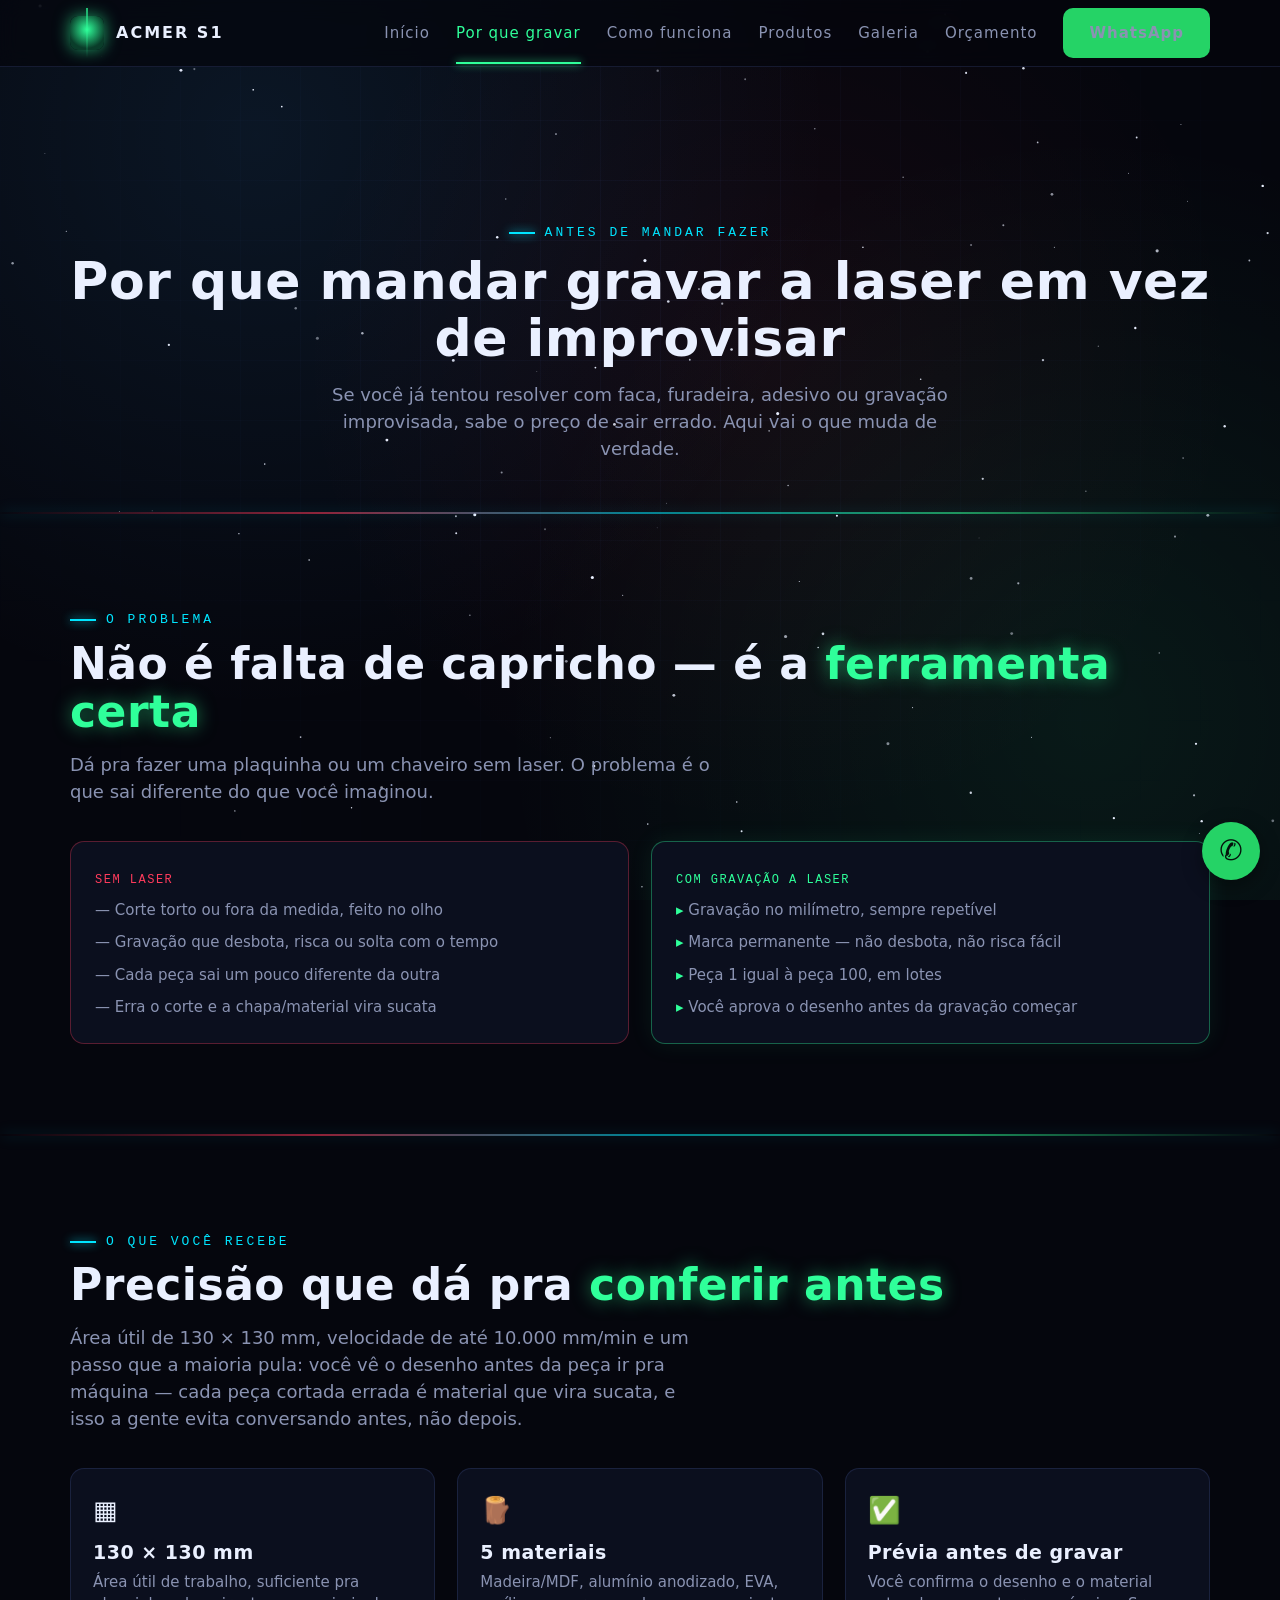
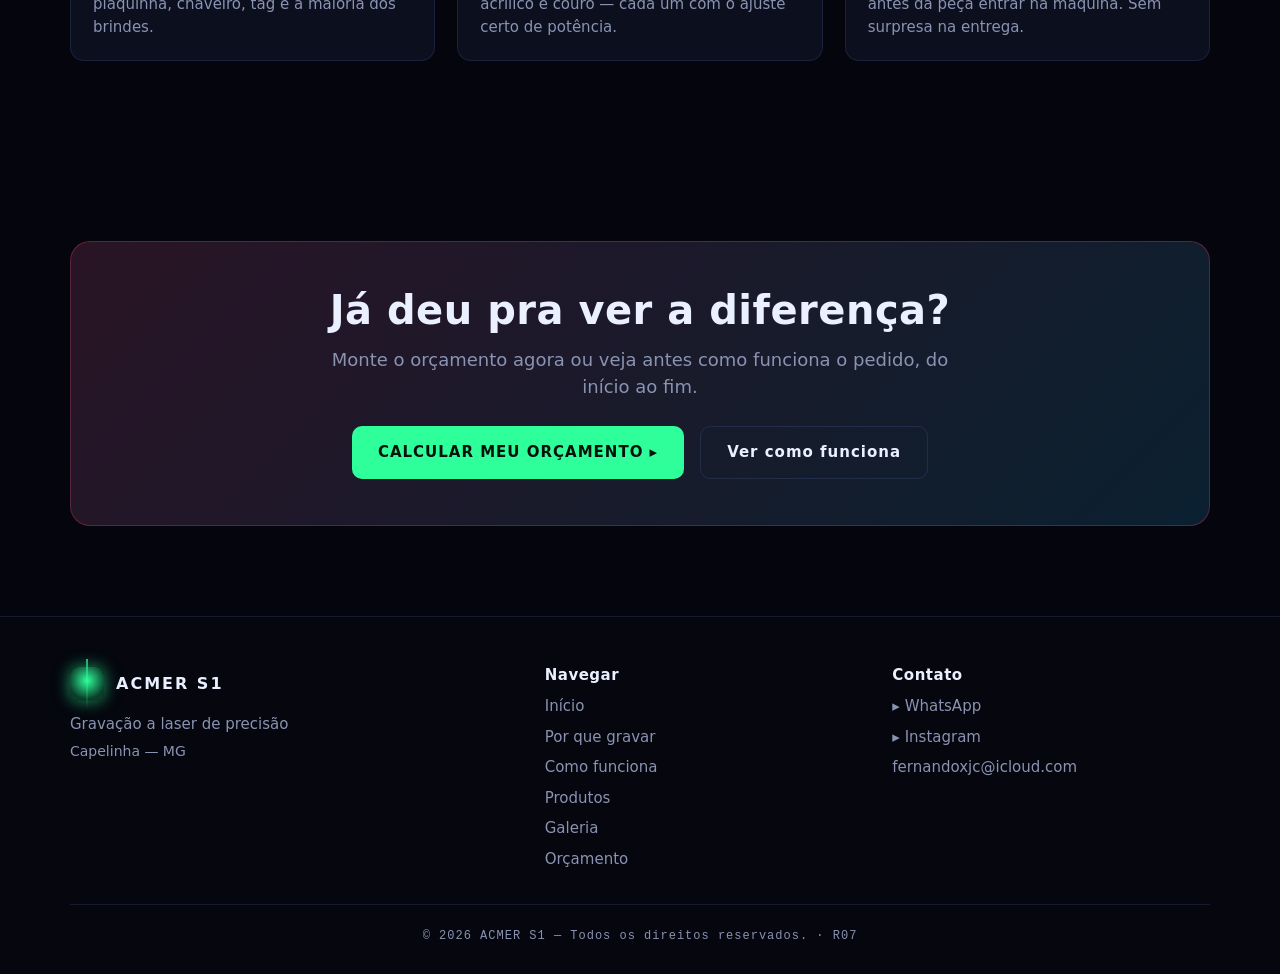
<file: o-problema.html>
<!DOCTYPE html>
<html lang="pt-BR">
<head>
  <meta charset="UTF-8">
  <meta name="viewport" content="width=device-width, initial-scale=1.0">

  <meta http-equiv="Content-Security-Policy" content="
    default-src 'self';
    script-src 'self';
    style-src 'self' 'unsafe-inline' https://fonts.googleapis.com;
    font-src 'self' https://fonts.gstatic.com;
    img-src 'self' data: https:;
    connect-src 'self' https://api.imgbb.com;
    form-action 'self' https://wa.me;
    base-uri 'self';
    object-src 'none';
  ">
  <meta name="referrer" content="no-referrer">

  <title>Por que gravar a laser em vez de improvisar — ACMER S1</title>
  <meta name="description" content="Corte torto, gravação que desbota, peça diferente da outra: veja o que muda quando a plaquinha, o chaveiro ou o brinde é feito com gravação a laser de precisão.">
  <link rel="canonical" href="https://fdrtech1.github.io/site-laser-acmer/o-problema.html">

  <link rel="manifest" href="manifest.json">
  <meta name="theme-color" content="#05060d">
  <link rel="apple-touch-icon" href="images/icons/icon-192.png">
  <meta name="apple-mobile-web-app-capable" content="yes">
  <meta name="apple-mobile-web-app-status-bar-style" content="black-translucent">
  <meta name="apple-mobile-web-app-title" content="ACMER S1">

  <link rel="preconnect" href="https://fonts.googleapis.com">
  <link rel="preconnect" href="https://fonts.gstatic.com" crossorigin>
  <link href="https://fonts.googleapis.com/css2?family=Rajdhani:wght@400;600;700&family=Share+Tech+Mono&display=swap" rel="stylesheet">

  <link rel="stylesheet" href="css/styles.css">
</head>
<body>

  <canvas id="space-canvas" aria-hidden="true"></canvas>
  <div class="grid-overlay" aria-hidden="true"></div>

  <header class="nav">
    <div class="container nav-inner">
      <a class="brand" href="index.html">
        <span class="logo-mark" aria-hidden="true"></span>
        <span data-brand>ACMER S1</span>
      </a>
      <nav class="nav-links" aria-label="Menu principal">
        <a href="index.html">Início</a>
        <a href="o-problema.html">Por que gravar</a>
        <a href="como-funciona.html">Como funciona</a>
        <a href="produtos.html">Produtos</a>
        <a href="galeria.html">Galeria</a>
        <a href="orcamento.html">Orçamento</a>
        <a class="btn btn-whats" data-wa-link data-wa-msg="Olá! Vim pelo site e quero um orçamento de gravação a laser.">WhatsApp</a>
      </nav>
      <button class="nav-toggle" aria-label="Abrir menu">☰</button>
    </div>
  </header>

  <!-- ============================ CABEÇALHO DA PÁGINA ============================ -->
  <section class="page-head">
    <div class="container">
      <span class="section-eyebrow reveal">Antes de mandar fazer</span>
      <h1 class="reveal">Por que mandar gravar a laser em vez de improvisar</h1>
      <p class="lead reveal">Se você já tentou resolver com faca, furadeira, adesivo ou gravação improvisada, sabe o preço de sair errado. Aqui vai o que muda de verdade.</p>
    </div>
  </section>

  <div class="beam-divider"></div>

  <!-- ============================ CONTRASTE ANTES/DEPOIS ============================ -->
  <section id="contraste">
    <div class="container">
      <span class="section-eyebrow reveal">O problema</span>
      <h2 class="section-title reveal">Não é falta de capricho — é a <span class="accent">ferramenta certa</span></h2>
      <p class="lead reveal">Dá pra fazer uma plaquinha ou um chaveiro sem laser. O problema é o que sai diferente do que você imaginou.</p>
      <div class="contrast" style="margin-top:36px">
        <div class="c-box bad reveal">
          <span class="c-tag">Sem laser</span>
          <ul>
            <li>Corte torto ou fora da medida, feito no olho</li>
            <li>Gravação que desbota, risca ou solta com o tempo</li>
            <li>Cada peça sai um pouco diferente da outra</li>
            <li>Erra o corte e a chapa/material vira sucata</li>
          </ul>
        </div>
        <div class="c-box good reveal">
          <span class="c-tag">Com gravação a laser</span>
          <ul>
            <li>Gravação no milímetro, sempre repetível</li>
            <li>Marca permanente — não desbota, não risca fácil</li>
            <li>Peça 1 igual à peça 100, em lotes</li>
            <li>Você aprova o desenho antes da gravação começar</li>
          </ul>
        </div>
      </div>
    </div>
  </section>

  <div class="beam-divider"></div>

  <!-- ============================ PROVA HONESTA ============================ -->
  <section id="prova">
    <div class="container">
      <span class="section-eyebrow reveal">O que você recebe</span>
      <h2 class="section-title reveal">Precisão que dá pra <span class="accent">conferir antes</span></h2>
      <p class="lead reveal">Área útil de 130 × 130 mm, velocidade de até 10.000 mm/min e um passo que a maioria pula: você vê o desenho antes da peça ir pra máquina — cada peça cortada errada é material que vira sucata, e isso a gente evita conversando antes, não depois.</p>
      <div class="grid grid-3" style="margin-top:36px">
        <div class="card reveal"><div class="card-ico">▦</div><h3>130 × 130 mm</h3><p>Área útil de trabalho, suficiente pra plaquinha, chaveiro, tag e a maioria dos brindes.</p></div>
        <div class="card reveal"><div class="card-ico">🪵</div><h3>5 materiais</h3><p>Madeira/MDF, alumínio anodizado, EVA, acrílico e couro — cada um com o ajuste certo de potência.</p></div>
        <div class="card reveal"><div class="card-ico">✅</div><h3>Prévia antes de gravar</h3><p>Você confirma o desenho e o material antes da peça entrar na máquina. Sem surpresa na entrega.</p></div>
      </div>
    </div>
  </section>

  <!-- ============================ CTA FINAL ============================ -->
  <section id="cta-final">
    <div class="container">
      <div class="lote-hero reveal" style="text-align:center">
        <h2>Já deu pra ver a <span class="glow-green">diferença</span>?</h2>
        <p class="lead" style="margin:14px auto 26px">Monte o orçamento agora ou veja antes como funciona o pedido, do início ao fim.</p>
        <div class="hero-cta" style="justify-content:center">
          <a class="btn btn-primary" href="orcamento.html#orcamento">CALCULAR MEU ORÇAMENTO ▸</a>
          <a class="btn btn-ghost" href="como-funciona.html">Ver como funciona</a>
        </div>
      </div>
    </div>
  </section>

  <footer>
    <div class="container">
      <div class="foot-grid">
        <div>
          <div class="brand" style="margin-bottom:12px"><span class="logo-mark" aria-hidden="true"></span><span data-brand>ACMER S1</span></div>
          <p style="color:var(--ink-dim);font-size:15px" data-slogan>Gravação a laser de precisão</p>
          <p style="color:var(--ink-dim);font-size:14px;margin-top:6px" data-cidade>Capelinha — MG</p>
        </div>
        <div>
          <h3 style="font-size:15px;margin-bottom:8px">Navegar</h3>
          <a href="index.html">Início</a><a href="o-problema.html">Por que gravar</a><a href="como-funciona.html">Como funciona</a><a href="produtos.html">Produtos</a><a href="galeria.html">Galeria</a><a href="orcamento.html">Orçamento</a>
        </div>
        <div>
          <h3 style="font-size:15px;margin-bottom:8px">Contato</h3>
          <a data-wa-link data-wa-msg="Olá! Vim pelo site.">▸ WhatsApp</a>
          <a data-insta>▸ Instagram</a>
          <a data-email></a>
        </div>
      </div>
      <div class="foot-bottom">© <span data-ano>2026</span> <span data-brand>ACMER S1</span> — Todos os direitos reservados. · R07</div>
    </div>
  </footer>

  <a class="fab-whats" data-wa-link data-wa-msg="Olá! Vim pelo site e quero um orçamento." aria-label="Falar no WhatsApp">✆</a>

  <div class="pwa-toast" id="pwa-toast">
    <span>📲 Instale o app da <b data-brand>ACMER S1</b> no seu celular.</span>
    <button id="pwa-install">Instalar</button>
    <button class="x" id="pwa-close" aria-label="Fechar">✕</button>
  </div>

  <script src="js/config.js"></script>
  <script src="js/effects.js"></script>
  <script src="js/nav.js"></script>
  <script src="js/tilt3d.js"></script>
  <script src="js/main.js"></script>
</body>
</html>
</file>
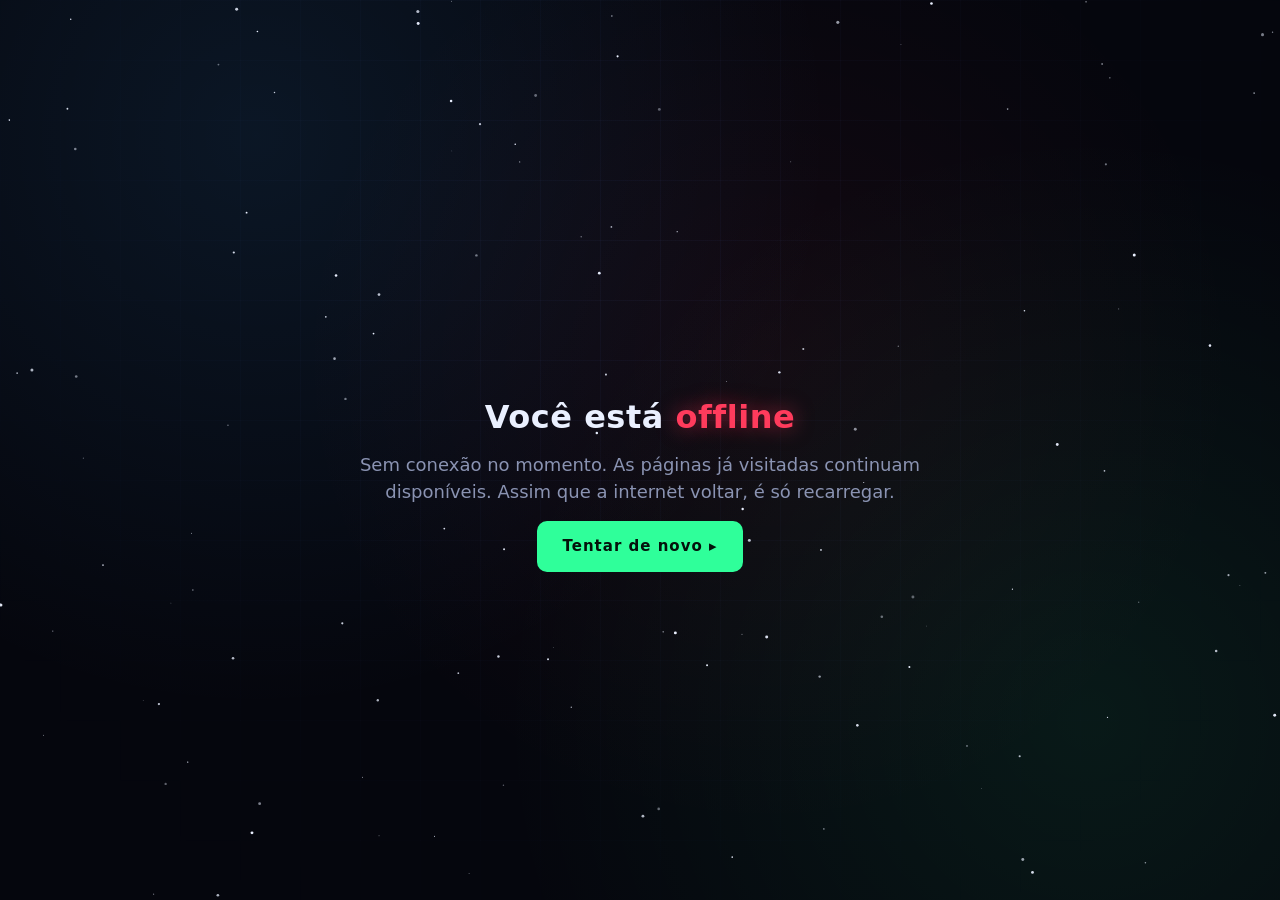
<file: offline.html>
<!DOCTYPE html>
<html lang="pt-BR">
<head>
  <meta charset="UTF-8">
  <meta name="viewport" content="width=device-width, initial-scale=1.0">
  <title>Você está offline — ACMER S1</title>
  <link rel="stylesheet" href="css/styles.css">
</head>
<body>
  <canvas id="space-canvas" aria-hidden="true"></canvas>
  <div class="grid-overlay" aria-hidden="true"></div>
  <div class="container" style="min-height:100vh;display:flex;flex-direction:column;align-items:center;justify-content:center;text-align:center;gap:16px">
    <span class="logo-mark" style="width:56px;height:56px" aria-hidden="true"></span>
    <h1 style="font-size:32px">Você está <span style="color:var(--laser-red);text-shadow:0 0 20px rgba(255,59,92,.5)">offline</span></h1>
    <p class="lead" style="margin:0 auto">Sem conexão no momento. As páginas já visitadas continuam disponíveis. Assim que a internet voltar, é só recarregar.</p>
    <a class="btn btn-primary" href="index.html" onclick="location.reload()">Tentar de novo ▸</a>
  </div>
  <script src="js/effects.js"></script>
</body>
</html>
</file>
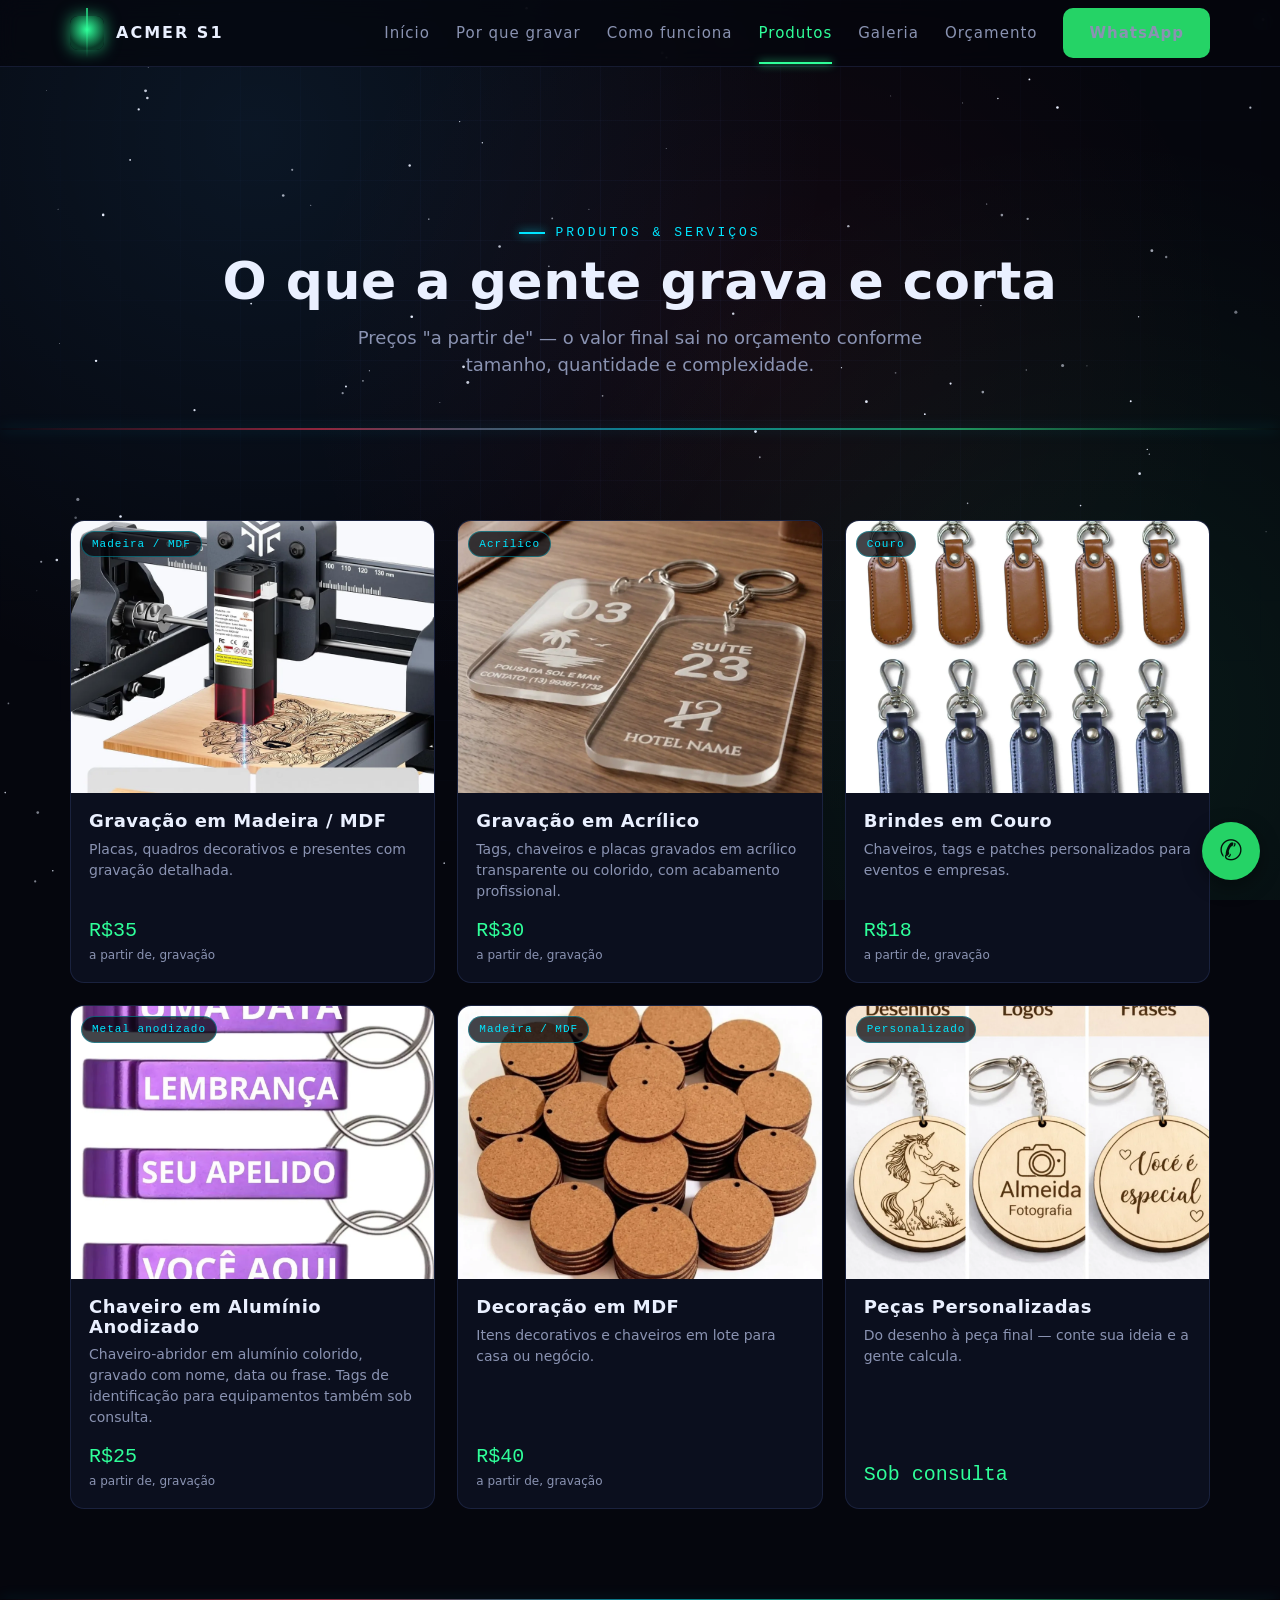
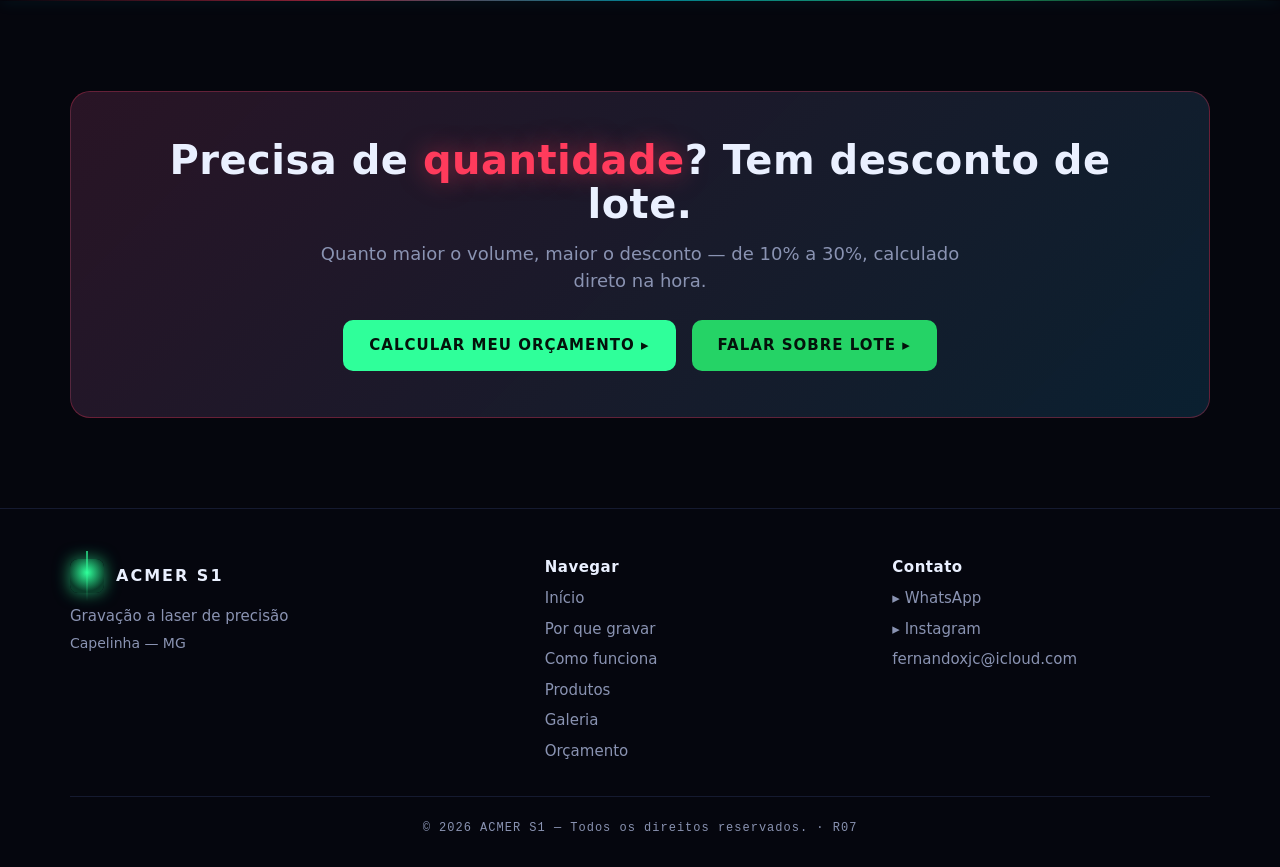
<file: produtos.html>
<!DOCTYPE html>
<html lang="pt-BR">
<head>
  <meta charset="UTF-8">
  <meta name="viewport" content="width=device-width, initial-scale=1.0">

  <meta http-equiv="Content-Security-Policy" content="
    default-src 'self';
    script-src 'self';
    style-src 'self' 'unsafe-inline' https://fonts.googleapis.com;
    font-src 'self' https://fonts.gstatic.com;
    img-src 'self' data: https:;
    connect-src 'self' https://api.imgbb.com;
    form-action 'self' https://wa.me;
    base-uri 'self';
    object-src 'none';
  ">
  <meta name="referrer" content="no-referrer">

  <title>Produtos e preços — plaquinha, chaveiro e brinde a laser — ACMER S1</title>
  <meta name="description" content="Catálogo de gravação a laser: plaquinhas, chaveiros, tags, displays e peças personalizadas em madeira, alumínio, EVA, acrílico e couro. Preços a partir de.">
  <link rel="canonical" href="https://fdrtech1.github.io/site-laser-acmer/produtos.html">

  <link rel="manifest" href="manifest.json">
  <meta name="theme-color" content="#05060d">
  <link rel="apple-touch-icon" href="images/icons/icon-192.png">
  <meta name="apple-mobile-web-app-capable" content="yes">
  <meta name="apple-mobile-web-app-status-bar-style" content="black-translucent">
  <meta name="apple-mobile-web-app-title" content="ACMER S1">

  <link rel="preconnect" href="https://fonts.googleapis.com">
  <link rel="preconnect" href="https://fonts.gstatic.com" crossorigin>
  <link href="https://fonts.googleapis.com/css2?family=Rajdhani:wght@400;600;700&family=Share+Tech+Mono&display=swap" rel="stylesheet">

  <link rel="stylesheet" href="css/styles.css">
</head>
<body>

  <canvas id="space-canvas" aria-hidden="true"></canvas>
  <div class="grid-overlay" aria-hidden="true"></div>

  <header class="nav">
    <div class="container nav-inner">
      <a class="brand" href="index.html">
        <span class="logo-mark" aria-hidden="true"></span>
        <span data-brand>ACMER S1</span>
      </a>
      <nav class="nav-links" aria-label="Menu principal">
        <a href="index.html">Início</a>
        <a href="o-problema.html">Por que gravar</a>
        <a href="como-funciona.html">Como funciona</a>
        <a href="produtos.html">Produtos</a>
        <a href="galeria.html">Galeria</a>
        <a href="orcamento.html">Orçamento</a>
        <a class="btn btn-whats" data-wa-link data-wa-msg="Olá! Vim pelo site e quero um orçamento de gravação a laser.">WhatsApp</a>
      </nav>
      <button class="nav-toggle" aria-label="Abrir menu">☰</button>
    </div>
  </header>

  <!-- ============================ CABEÇALHO DA PÁGINA ============================ -->
  <section class="page-head">
    <div class="container">
      <span class="section-eyebrow reveal">Produtos &amp; serviços</span>
      <h1 class="reveal">O que a gente grava e corta</h1>
      <p class="lead reveal">Preços "a partir de" — o valor final sai no orçamento conforme tamanho, quantidade e complexidade.</p>
    </div>
  </section>

  <div class="beam-divider"></div>

  <!-- ============================ CATÁLOGO ============================ -->
  <section id="catalogo">
    <div class="container">
      <div class="grid grid-3" id="catalogo-grid">
        <!-- preenchido por js/catalog.js a partir de data/catalogo.json -->
      </div>
    </div>
  </section>

  <div class="beam-divider"></div>

  <!-- ============================ CTA LOTE ============================ -->
  <section id="cta-final">
    <div class="container">
      <div class="lote-hero reveal" style="text-align:center">
        <h2>Precisa de <span class="glow-red">quantidade</span>? Tem desconto de lote.</h2>
        <p class="lead" style="margin:14px auto 26px">Quanto maior o volume, maior o desconto — de 10% a 30%, calculado direto na hora.</p>
        <div class="hero-cta" style="justify-content:center">
          <a class="btn btn-primary" href="orcamento.html#orcamento">CALCULAR MEU ORÇAMENTO ▸</a>
          <a class="btn btn-whats" data-wa-link data-wa-msg="Olá! Quero um orçamento para PEDIDO EM LOTE (gravação em massa). Segue o que preciso:">FALAR SOBRE LOTE ▸</a>
        </div>
      </div>
    </div>
  </section>

  <footer>
    <div class="container">
      <div class="foot-grid">
        <div>
          <div class="brand" style="margin-bottom:12px"><span class="logo-mark" aria-hidden="true"></span><span data-brand>ACMER S1</span></div>
          <p style="color:var(--ink-dim);font-size:15px" data-slogan>Gravação a laser de precisão</p>
          <p style="color:var(--ink-dim);font-size:14px;margin-top:6px" data-cidade>Capelinha — MG</p>
        </div>
        <div>
          <h3 style="font-size:15px;margin-bottom:8px">Navegar</h3>
          <a href="index.html">Início</a><a href="o-problema.html">Por que gravar</a><a href="como-funciona.html">Como funciona</a><a href="produtos.html">Produtos</a><a href="galeria.html">Galeria</a><a href="orcamento.html">Orçamento</a>
        </div>
        <div>
          <h3 style="font-size:15px;margin-bottom:8px">Contato</h3>
          <a data-wa-link data-wa-msg="Olá! Vim pelo site.">▸ WhatsApp</a>
          <a data-insta>▸ Instagram</a>
          <a data-email></a>
        </div>
      </div>
      <div class="foot-bottom">© <span data-ano>2026</span> <span data-brand>ACMER S1</span> — Todos os direitos reservados. · R07</div>
    </div>
  </footer>

  <a class="fab-whats" data-wa-link data-wa-msg="Olá! Vim pelo site e quero um orçamento." aria-label="Falar no WhatsApp">✆</a>

  <div class="pwa-toast" id="pwa-toast">
    <span>📲 Instale o app da <b data-brand>ACMER S1</b> no seu celular.</span>
    <button id="pwa-install">Instalar</button>
    <button class="x" id="pwa-close" aria-label="Fechar">✕</button>
  </div>

  <script src="js/config.js"></script>
  <script src="js/effects.js"></script>
  <script src="js/nav.js"></script>
  <script src="js/tilt3d.js"></script>
  <script src="js/catalog.js"></script>
  <script src="js/main.js"></script>
</body>
</html>
</file>
<file: css/styles.css>
/* =============================================================================
   STYLES.CSS — TEMA LASER SCI-FI (100% original, sem marcas de terceiros)
   Paleta: espaço sideral escuro + glow verde/vermelho/azul laser.
   Todas as animações respeitam prefers-reduced-motion (ver fim do arquivo).
   ============================================================================= */

/* ---------- VARIÁVEIS DE COR (edite aqui pra recolorir o site todo) ---------- */
:root {
  --bg-deep: #05060d;         /* fundo espaço profundo */
  --bg-panel: #0b0f1e;        /* painéis/cards */
  --bg-panel-2: #10152a;      /* cards hover */
  --laser-green: #2fff9a;     /* verde laser */
  --laser-red: #ff3b5c;       /* vermelho laser */
  --laser-blue: #3fa9ff;      /* azul laser */
  --laser-cyan: #00e5ff;      /* ciano */
  --ink: #eaf0ff;             /* texto principal */
  --ink-dim: #8a93b2;         /* texto secundário */
  --line: rgba(120,150,255,.14);
  --radius: 14px;
  --maxw: 1180px;
  --font-mono: "Share Tech Mono", ui-monospace, "SFMono-Regular", Menlo, monospace;
  --font-body: "Rajdhani", system-ui, -apple-system, Segoe UI, Roboto, sans-serif;
}

/* ---------- RESET BÁSICO ---------- */
*, *::before, *::after { box-sizing: border-box; margin: 0; padding: 0; }
html { scroll-behavior: smooth; }
body {
  font-family: var(--font-body);
  background: var(--bg-deep);
  color: var(--ink);
  line-height: 1.5;
  overflow-x: hidden;
  -webkit-font-smoothing: antialiased;
}
a { color: inherit; text-decoration: none; }
img { max-width: 100%; display: block; }
picture { display: block; width: 100%; height: 100%; }
button { font-family: inherit; cursor: pointer; }

/* ---------- FUNDO ESPACIAL FIXO (canvas de partículas fica atrás) ---------- */
#space-canvas {
  position: fixed; inset: 0; z-index: -2;
  width: 100%; height: 100%;
  background:
    radial-gradient(circle at 20% 15%, rgba(63,169,255,.10), transparent 45%),
    radial-gradient(circle at 85% 80%, rgba(47,255,154,.08), transparent 45%),
    radial-gradient(circle at 60% 40%, rgba(255,59,92,.06), transparent 50%),
    var(--bg-deep);
}
/* grade sutil de "energia" sobre o fundo */
.grid-overlay {
  position: fixed; inset: 0; z-index: -1; pointer-events: none;
  background-image:
    linear-gradient(rgba(120,150,255,.045) 1px, transparent 1px),
    linear-gradient(90deg, rgba(120,150,255,.045) 1px, transparent 1px);
  background-size: 60px 60px;
  mask-image: radial-gradient(circle at 50% 30%, black, transparent 85%);
}

/* ---------- LAYOUT ---------- */
.container { max-width: var(--maxw); margin: 0 auto; padding: 0 20px; }
section { padding: 90px 0; position: relative; }
.section-eyebrow {
  font-family: var(--font-mono); font-size: 13px; letter-spacing: 3px;
  color: var(--laser-cyan); text-transform: uppercase; margin-bottom: 10px;
  display: inline-flex; align-items: center; gap: 10px;
}
.section-eyebrow::before { content: ""; width: 26px; height: 2px; background: var(--laser-cyan); box-shadow: 0 0 10px var(--laser-cyan); }
h1, h2, h3 { font-weight: 700; letter-spacing: .5px; line-height: 1.1; }
h2.section-title { font-size: clamp(28px, 4vw, 44px); margin-bottom: 14px; }
.section-title .accent { color: var(--laser-green); text-shadow: 0 0 18px rgba(47,255,154,.5); }
.lead { color: var(--ink-dim); max-width: 640px; font-size: 18px; }

/* feixe divisor de seções */
.beam-divider {
  height: 2px; width: 100%;
  background: linear-gradient(90deg, transparent, var(--laser-red), var(--laser-cyan), var(--laser-green), transparent);
  box-shadow: 0 0 14px rgba(0,229,255,.5);
  opacity: .55;
}

/* ---------- HEADER / NAV ---------- */
header.nav {
  position: sticky; top: 0; z-index: 50;
  backdrop-filter: blur(10px);
  background: rgba(5,6,13,.72);
  border-bottom: 1px solid var(--line);
}
.nav-inner { display: flex; align-items: center; justify-content: space-between; height: 66px; }
.brand { display: flex; align-items: center; gap: 12px; font-weight: 700; letter-spacing: 2px; }
.brand .logo-mark {
  width: 34px; height: 34px; border-radius: 8px; position: relative;
  background: radial-gradient(circle at 50% 40%, var(--laser-green), #0a3d2a 70%);
  box-shadow: 0 0 16px rgba(47,255,154,.6);
}
.brand .logo-mark::after {
  content: ""; position: absolute; left: 50%; top: -8px; width: 2px; height: 50px;
  transform: translateX(-50%);
  background: linear-gradient(var(--laser-green), transparent);
  opacity: .7;
}
.nav-links { display: flex; gap: 26px; align-items: center; }
.nav-links a { color: var(--ink-dim); font-size: 15px; letter-spacing: 1px; transition: color .2s; }
.nav-links a:hover { color: var(--laser-green); }
.nav-toggle { display: none; background: none; border: 1px solid var(--line); color: var(--ink); width: 42px; height: 38px; border-radius: 8px; font-size: 20px; }

/* ---------- BOTÕES COM PULSO DE LUZ ---------- */
.btn {
  display: inline-flex; align-items: center; gap: 10px; justify-content: center;
  font-weight: 700; letter-spacing: 1px; font-size: 15px;
  padding: 14px 26px; border: none; border-radius: 10px; position: relative;
  transition: transform .15s ease, box-shadow .25s ease;
}
.btn:active { transform: scale(.97); }
.btn-primary { background: var(--laser-green); color: #04120b; box-shadow: 0 0 0 rgba(47,255,154,.6); animation: pulseGreen 2.6s infinite; }
.btn-primary:hover { box-shadow: 0 0 28px rgba(47,255,154,.8); }
.btn-whats { background: #25d366; color: #04120b; box-shadow: 0 0 0 rgba(37,211,102,.6); animation: pulseWhats 2.6s infinite; }
.btn-whats:hover { box-shadow: 0 0 28px rgba(37,211,102,.85); }
.btn-ghost { background: transparent; color: var(--ink); border: 1px solid var(--line); }
.btn-ghost:hover { border-color: var(--laser-cyan); color: var(--laser-cyan); box-shadow: 0 0 18px rgba(0,229,255,.3); }

@keyframes pulseGreen { 0%,100% { box-shadow: 0 0 0 rgba(47,255,154,.0);} 50% { box-shadow: 0 0 22px rgba(47,255,154,.55);} }
@keyframes pulseWhats { 0%,100% { box-shadow: 0 0 0 rgba(37,211,102,.0);} 50% { box-shadow: 0 0 22px rgba(37,211,102,.6);} }

/* ---------- HERO ---------- */
.hero { min-height: 92vh; display: flex; align-items: center; position: relative; overflow: hidden; padding-top: 40px; }
.hero-grid { display: grid; grid-template-columns: 1.15fr .85fr; gap: 50px; align-items: center; }
.hero h1 { font-size: clamp(38px, 6.4vw, 74px); }
.hero h1 .glow-green { color: var(--laser-green); text-shadow: 0 0 30px rgba(47,255,154,.55); }
.hero h1 .glow-red { color: var(--laser-red); text-shadow: 0 0 30px rgba(255,59,92,.5); }
.hero p.lead { margin: 22px 0 30px; }
.hero-cta { display: flex; gap: 16px; flex-wrap: wrap; }
.hero-specs { display: flex; gap: 26px; margin-top: 40px; flex-wrap: wrap; }
.spec { font-family: var(--font-mono); }
.spec .v { font-size: 22px; color: var(--laser-cyan); text-shadow: 0 0 12px rgba(0,229,255,.4); }
.spec .l { font-size: 12px; color: var(--ink-dim); letter-spacing: 1px; }

/* moldura do visual do hero */
.hero-visual {
  position: relative; aspect-ratio: 1/1; border-radius: 20px; overflow: hidden;
  border: 1px solid var(--line);
  background: linear-gradient(145deg, #0a1024, #060810);
  box-shadow: 0 0 60px rgba(63,169,255,.12), inset 0 0 60px rgba(0,0,0,.6);
}
.hero-visual img { width: 100%; height: 100%; object-fit: cover; opacity: .9; }
.hero-visual .scanner {
  position: absolute; left: 0; right: 0; height: 3px;
  background: linear-gradient(90deg, transparent, var(--laser-red), transparent);
  box-shadow: 0 0 18px var(--laser-red);
  animation: scan 3.4s ease-in-out infinite;
}
@keyframes scan { 0%,100% { top: 6%; } 50% { top: 94%; } }

/* ---------- CARDS GENÉRICOS ---------- */
.grid { display: grid; gap: 22px; }
.grid-3 { grid-template-columns: repeat(3, 1fr); }
.grid-4 { grid-template-columns: repeat(4, 1fr); }
.card {
  background: var(--bg-panel); border: 1px solid var(--line); border-radius: var(--radius);
  padding: 22px; transition: transform .2s, border-color .2s, box-shadow .2s;
  position: relative; overflow: hidden;
}
.card:hover { transform: translateY(-4px); border-color: rgba(47,255,154,.4); box-shadow: 0 12px 34px rgba(0,0,0,.5), 0 0 22px rgba(47,255,154,.12); }
.card .card-ico { font-size: 26px; margin-bottom: 12px; }
.card h3 { font-size: 19px; margin-bottom: 8px; }
.card p { color: var(--ink-dim); font-size: 15px; }

/* ---------- CATÁLOGO ---------- */
.produto {
  background: var(--bg-panel); border: 1px solid var(--line); border-radius: var(--radius);
  overflow: hidden; display: flex; flex-direction: column; transition: transform .2s, box-shadow .2s, border-color .2s;
}
.produto:hover { transform: translateY(-5px); border-color: rgba(0,229,255,.4); box-shadow: 0 14px 40px rgba(0,0,0,.55), 0 0 24px rgba(0,229,255,.12); }
.produto .thumb { aspect-ratio: 4/3; overflow: hidden; position: relative; }
.produto .thumb img { width: 100%; height: 100%; object-fit: cover; transition: transform .4s; }
.produto:hover .thumb img { transform: scale(1.06); }
.produto .tag-mat {
  position: absolute; top: 10px; left: 10px; font-family: var(--font-mono); font-size: 11px;
  letter-spacing: 1px; padding: 4px 10px; border-radius: 20px; color: var(--laser-cyan);
  background: rgba(5,6,13,.75); border: 1px solid rgba(0,229,255,.35);
}
.produto .body { padding: 18px; display: flex; flex-direction: column; gap: 8px; flex: 1; }
.produto h3 { font-size: 18px; }
.produto .desc { color: var(--ink-dim); font-size: 14px; flex: 1; }
.produto .preco { font-family: var(--font-mono); color: var(--laser-green); font-size: 20px; margin-top: 6px; }
.produto .preco small { color: var(--ink-dim); font-size: 12px; display: block; font-family: var(--font-body); }

/* ---------- GALERIA ---------- */
.galeria { display: grid; grid-template-columns: repeat(3, 1fr); gap: 16px; }
.galeria .g-item { position: relative; border-radius: 12px; overflow: hidden; cursor: pointer; border: 1px solid var(--line); aspect-ratio: 4/3; }
.galeria .g-item img { width: 100%; height: 100%; object-fit: cover; transition: transform .4s; }
.galeria .g-item:hover img { transform: scale(1.08); }
.galeria .g-cap {
  position: absolute; inset: auto 0 0 0; padding: 14px 12px 10px;
  background: linear-gradient(transparent, rgba(5,6,13,.9));
  font-size: 13px; opacity: 0; transform: translateY(8px); transition: .25s;
}
.galeria .g-item:hover .g-cap { opacity: 1; transform: translateY(0); }
.galeria .g-cap .mat { color: var(--laser-cyan); font-family: var(--font-mono); font-size: 11px; letter-spacing: 1px; }

/* lightbox */
.lightbox { position: fixed; inset: 0; z-index: 100; background: rgba(3,4,10,.94); display: none; align-items: center; justify-content: center; padding: 20px; }
.lightbox.open { display: flex; }
.lightbox img { max-width: 90vw; max-height: 78vh; border-radius: 10px; border: 1px solid var(--line); box-shadow: 0 0 40px rgba(0,229,255,.25); }
.lightbox .lb-cap { position: absolute; bottom: 30px; left: 0; right: 0; text-align: center; color: var(--ink); }
.lightbox .lb-cap .mat { color: var(--laser-cyan); font-family: var(--font-mono); font-size: 12px; }
.lightbox .lb-close, .lightbox .lb-nav { position: absolute; background: rgba(255,255,255,.08); border: 1px solid var(--line); color: #fff; width: 48px; height: 48px; border-radius: 50%; font-size: 22px; display: flex; align-items: center; justify-content: center; }
.lightbox .lb-close { top: 20px; right: 20px; }
.lightbox .lb-nav.prev { left: 16px; top: 50%; transform: translateY(-50%); }
.lightbox .lb-nav.next { right: 16px; top: 50%; transform: translateY(-50%); }

/* ---------- CALCULADORA ---------- */
.calc-wrap { display: grid; grid-template-columns: 1fr .8fr; gap: 26px; align-items: start; }
.panel { background: var(--bg-panel); border: 1px solid var(--line); border-radius: var(--radius); padding: 26px; }
.field { margin-bottom: 18px; }
.field label { display: block; font-size: 13px; letter-spacing: 1px; color: var(--ink-dim); margin-bottom: 8px; text-transform: uppercase; font-family: var(--font-mono); }
.field input, .field select, .field textarea {
  width: 100%; background: #070a16; border: 1px solid var(--line); color: var(--ink);
  padding: 12px 14px; border-radius: 9px; font-size: 15px; font-family: inherit; transition: border-color .2s, box-shadow .2s;
}
.field input:focus, .field select:focus, .field textarea:focus { outline: none; border-color: var(--laser-green); box-shadow: 0 0 0 3px rgba(47,255,154,.12); }
.field .row2 { display: grid; grid-template-columns: 1fr 1fr; gap: 12px; }
.field-check { display: flex; align-items: center; gap: 10px; }
.field-check input { width: auto; }

/* resultado da calculadora — painel "display de laser" */
.calc-result { position: sticky; top: 84px; }
.result-box {
  background: linear-gradient(160deg, #08122a, #060912); border: 1px solid rgba(47,255,154,.3);
  border-radius: var(--radius); padding: 26px; box-shadow: 0 0 30px rgba(47,255,154,.1);
}
.result-box .r-label { font-family: var(--font-mono); font-size: 12px; letter-spacing: 2px; color: var(--ink-dim); }
.result-box .r-price { font-size: 40px; font-weight: 700; color: var(--laser-green); text-shadow: 0 0 22px rgba(47,255,154,.5); margin: 6px 0; font-family: var(--font-mono); }
.result-box .r-range { color: var(--ink-dim); font-size: 14px; }
.result-breakdown { margin-top: 18px; border-top: 1px solid var(--line); padding-top: 16px; font-size: 14px; }
.result-breakdown .rb { display: flex; justify-content: space-between; padding: 5px 0; color: var(--ink-dim); }
.result-breakdown .rb b { color: var(--ink); font-family: var(--font-mono); }
.badge-lote { display: inline-block; margin-top: 10px; font-family: var(--font-mono); font-size: 12px; color: var(--laser-cyan); background: rgba(0,229,255,.08); border: 1px solid rgba(0,229,255,.3); padding: 4px 10px; border-radius: 20px; }

/* ---------- SEÇÃO PEDIDOS EM LOTE (destaque) ---------- */
.lote-hero {
  background: linear-gradient(135deg, rgba(255,59,92,.12), rgba(0,229,255,.08)), var(--bg-panel);
  border: 1px solid rgba(255,59,92,.3); border-radius: 20px; padding: 46px;
  position: relative; overflow: hidden; text-align: center;
}
.lote-hero h2 { font-size: clamp(26px, 4vw, 40px); margin-bottom: 12px; }
.lote-hero .glow-red { color: var(--laser-red); text-shadow: 0 0 24px rgba(255,59,92,.5); }
.lote-feats { display: flex; gap: 30px; justify-content: center; flex-wrap: wrap; margin: 26px 0 30px; }
.lote-feats .lf { font-family: var(--font-mono); }
.lote-feats .lf .v { font-size: 26px; color: var(--laser-green); }
.lote-feats .lf .l { font-size: 12px; color: var(--ink-dim); }

/* ---------- FORMULÁRIO / UPLOAD ---------- */
.dropzone {
  border: 2px dashed var(--line); border-radius: 12px; padding: 26px; text-align: center;
  color: var(--ink-dim); transition: border-color .2s, background .2s; cursor: pointer;
}
.dropzone.drag { border-color: var(--laser-green); background: rgba(47,255,154,.05); }
.dropzone .preview { max-height: 140px; margin: 10px auto 0; border-radius: 8px; }
.dropzone .status { font-family: var(--font-mono); font-size: 12px; margin-top: 8px; }
.msg-err { color: var(--laser-red); font-size: 13px; margin-top: 6px; }
.msg-ok { color: var(--laser-green); font-size: 13px; margin-top: 6px; }
.hint { font-size: 13px; color: var(--ink-dim); background: rgba(0,229,255,.05); border: 1px solid rgba(0,229,255,.18); border-radius: 10px; padding: 12px 14px; margin: 14px 0; }
.hint b { color: var(--laser-cyan); }

/* ---------- FAQ / DEPOIMENTOS ---------- */
.faq-item { border-bottom: 1px solid var(--line); }
.faq-q { width: 100%; text-align: left; background: none; border: none; color: var(--ink); font-size: 17px; font-weight: 600; padding: 18px 0; display: flex; justify-content: space-between; gap: 12px; }
.faq-q .plus { color: var(--laser-green); transition: transform .2s; }
.faq-item.open .faq-q .plus { transform: rotate(45deg); }
.faq-a { max-height: 0; overflow: hidden; transition: max-height .3s ease; color: var(--ink-dim); font-size: 15px; }
.faq-item.open .faq-a { max-height: 320px; padding-bottom: 18px; }
.depo { display: grid; grid-template-columns: repeat(3, 1fr); gap: 20px; }
.depo .card p { color: var(--ink); font-style: italic; }
.depo .card .who { color: var(--laser-cyan); font-family: var(--font-mono); font-size: 13px; margin-top: 12px; }

/* ---------- SOBRE ---------- */
.sobre-grid { display: grid; grid-template-columns: .8fr 1.2fr; gap: 40px; align-items: center; }
.sobre-photo { border-radius: 16px; overflow: hidden; border: 1px solid var(--line); box-shadow: 0 0 40px rgba(63,169,255,.12); }

/* ---------- FOOTER ---------- */
footer { border-top: 1px solid var(--line); padding: 50px 0 30px; background: rgba(6,8,16,.6); }
.foot-grid { display: grid; grid-template-columns: 1.4fr 1fr 1fr; gap: 30px; margin-bottom: 30px; }
.foot-grid a { color: var(--ink-dim); font-size: 15px; display: block; padding: 4px 0; }
.foot-grid a:hover { color: var(--laser-green); }
.foot-bottom { text-align: center; color: var(--ink-dim); font-family: var(--font-mono); font-size: 12px; letter-spacing: 1px; border-top: 1px solid var(--line); padding-top: 22px; }

/* ---------- REVEAL NO SCROLL ("corte a laser" revela o conteúdo) ---------- */
.reveal { opacity: 0; transform: translateY(28px); transition: opacity .7s ease, transform .7s ease; }
.reveal.visible { opacity: 1; transform: translateY(0); }
/* variante que revela como se um laser cortasse (clip). O clip-path fica num
   wrapper interno (.cut-mask) — se ficasse no próprio elemento observado, a
   área clicada a 0px faz o IntersectionObserver nunca reportar interseção
   (o navegador considera a geometria já recortada), e o reveal nunca dispara. */
.reveal-cut { opacity: .4; transition: opacity .5s; }
.reveal-cut.visible { opacity: 1; }
.reveal-cut .cut-mask { width: 100%; height: 100%; clip-path: inset(0 100% 0 0); transition: clip-path .9s cubic-bezier(.2,.8,.2,1); }
.reveal-cut.visible .cut-mask { clip-path: inset(0 0 0 0); }

/* botão flutuante WhatsApp */
.fab-whats {
  position: fixed; right: 20px; bottom: 20px; z-index: 60; width: 58px; height: 58px; border-radius: 50%;
  background: #25d366; color: #04120b; display: flex; align-items: center; justify-content: center;
  font-size: 28px; box-shadow: 0 6px 20px rgba(0,0,0,.4); animation: pulseWhats 2.6s infinite;
}

/* toast de PWA / avisos */
.pwa-toast { position: fixed; left: 50%; bottom: 24px; transform: translateX(-50%); z-index: 80;
  background: var(--bg-panel-2); border: 1px solid rgba(47,255,154,.4); border-radius: 12px; padding: 14px 18px;
  display: none; align-items: center; gap: 14px; box-shadow: 0 10px 30px rgba(0,0,0,.5); max-width: 92vw; }
.pwa-toast.show { display: flex; }
.pwa-toast button { background: var(--laser-green); color: #04120b; border: none; padding: 8px 14px; border-radius: 8px; font-weight: 700; }
.pwa-toast .x { background: none; color: var(--ink-dim); border: none; font-size: 18px; }

/* ---------- NAV — link ativo (site multi-página) ---------- */
.nav-links a.active { color: var(--laser-green); position: relative; }
.nav-links a.active::after {
  content: ""; position: absolute; left: 0; right: 0; bottom: -20px; height: 2px;
  background: var(--laser-green); box-shadow: 0 0 8px var(--laser-green);
}
@media (max-width: 900px) { .nav-links a.active::after { display: none; } }

/* ---------- CABEÇALHO DE SUBPÁGINA ---------- */
.page-head { padding: 150px 0 50px; text-align: center; }
.page-head .section-eyebrow { justify-content: center; }
.page-head h1 { font-size: clamp(30px, 5vw, 52px); margin-bottom: 14px; }
.page-head .lead { margin: 0 auto; max-width: 620px; }
.breadcrumb { font-family: var(--font-mono); font-size: 12px; color: var(--ink-dim); letter-spacing: 1px; margin-top: 18px; }
.breadcrumb a { color: var(--laser-cyan); }
.breadcrumb a:hover { text-decoration: underline; }

/* ---------- TILT 3D (cards seguem o mouse) ---------- */
.tilt-3d { transition: transform .12s ease-out, box-shadow .2s; }
.tilt-3d.tilt-active { transition: transform .05s linear; }

/* ---------- CANVAS 3D — PLAQUINHA GRAVADA ---------- */
.plaque3d-wrap { display: flex; flex-direction: column; align-items: center; gap: 10px; margin: 10px auto 0; touch-action: none; }
#plaque3d-canvas { touch-action: none; cursor: grab; filter: drop-shadow(0 10px 30px rgba(0,0,0,.5)); }
#plaque3d-canvas:active { cursor: grabbing; }
.plaque3d-hint { font-family: var(--font-mono); font-size: 11px; letter-spacing: 1.5px; color: var(--ink-dim); text-transform: uppercase; }

/* ---------- PASSOS NUMERADOS (como funciona) ---------- */
.steps { display: grid; grid-template-columns: repeat(4, 1fr); gap: 22px; counter-reset: step; }
.step { background: var(--bg-panel); border: 1px solid var(--line); border-radius: var(--radius); padding: 26px 22px; position: relative; overflow: hidden; }
.step::before {
  counter-increment: step; content: counter(step, decimal-leading-zero);
  position: absolute; top: 10px; right: 16px; font-family: var(--font-mono);
  font-size: 34px; color: rgba(47,255,154,.18); font-weight: 700;
}
.step h3 { font-size: 17px; margin: 4px 0 8px; padding-right: 52px; position: relative; }
.step p { color: var(--ink-dim); font-size: 14px; position: relative; }

/* ---------- CONTRASTE ANTES / DEPOIS (o problema) ---------- */
.contrast { display: grid; grid-template-columns: 1fr 1fr; gap: 22px; }
.contrast .c-box { border-radius: var(--radius); padding: 24px; border: 1px solid var(--line); background: var(--bg-panel); }
.contrast .c-box.bad { border-color: rgba(255,59,92,.32); }
.contrast .c-box.good { border-color: rgba(47,255,154,.35); box-shadow: 0 0 24px rgba(47,255,154,.08); }
.contrast .c-tag { font-family: var(--font-mono); font-size: 12px; letter-spacing: 1.5px; text-transform: uppercase; margin-bottom: 10px; display: inline-block; }
.contrast .c-box.bad .c-tag { color: var(--laser-red); }
.contrast .c-box.good .c-tag { color: var(--laser-green); }
.contrast ul { list-style: none; display: flex; flex-direction: column; gap: 10px; font-size: 15px; color: var(--ink-dim); }
.contrast ul li::before { content: "— "; color: var(--ink-dim); }
.contrast .c-box.good ul li::before { content: "▸ "; color: var(--laser-green); }

/* ---------- RESPONSIVO ---------- */
@media (max-width: 900px) {
  .hero-grid, .calc-wrap, .sobre-grid { grid-template-columns: 1fr; }
  .grid-3, .grid-4, .galeria, .depo { grid-template-columns: repeat(2, 1fr); }
  .nav-links { display: none; position: absolute; top: 66px; left: 0; right: 0; flex-direction: column; background: rgba(5,6,13,.97); padding: 20px; border-bottom: 1px solid var(--line); }
  .nav-links.open { display: flex; }
  .nav-toggle { display: block; }
  .calc-result { position: static; }
  .hero-visual { max-width: 420px; margin: 0 auto; }
  .steps { grid-template-columns: repeat(2, 1fr); }
  .contrast { grid-template-columns: 1fr; }
  .page-head { padding: 120px 0 40px; }
}
@media (max-width: 560px) {
  .grid-3, .grid-4, .galeria, .depo { grid-template-columns: 1fr; }
  section { padding: 60px 0; }
  .lote-hero { padding: 30px 20px; }
  .steps { grid-template-columns: 1fr; }
}

/* =============================================================================
   ACESSIBILIDADE — RESPEITA prefers-reduced-motion
   Se o usuário pede menos movimento, desligamos animações/scanner/pulsos.
   ============================================================================= */
@media (prefers-reduced-motion: reduce) {
  html { scroll-behavior: auto; }
  *, *::before, *::after {
    animation-duration: .001ms !important; animation-iteration-count: 1 !important;
    transition-duration: .001ms !important;
  }
  .hero-visual .scanner { display: none; }
  .reveal, .reveal-cut { opacity: 1 !important; transform: none !important; }
  .reveal-cut .cut-mask { clip-path: none !important; }
  .tilt-3d { transform: none !important; }
  .plaque3d-wrap { display: none; }
}
</file>
